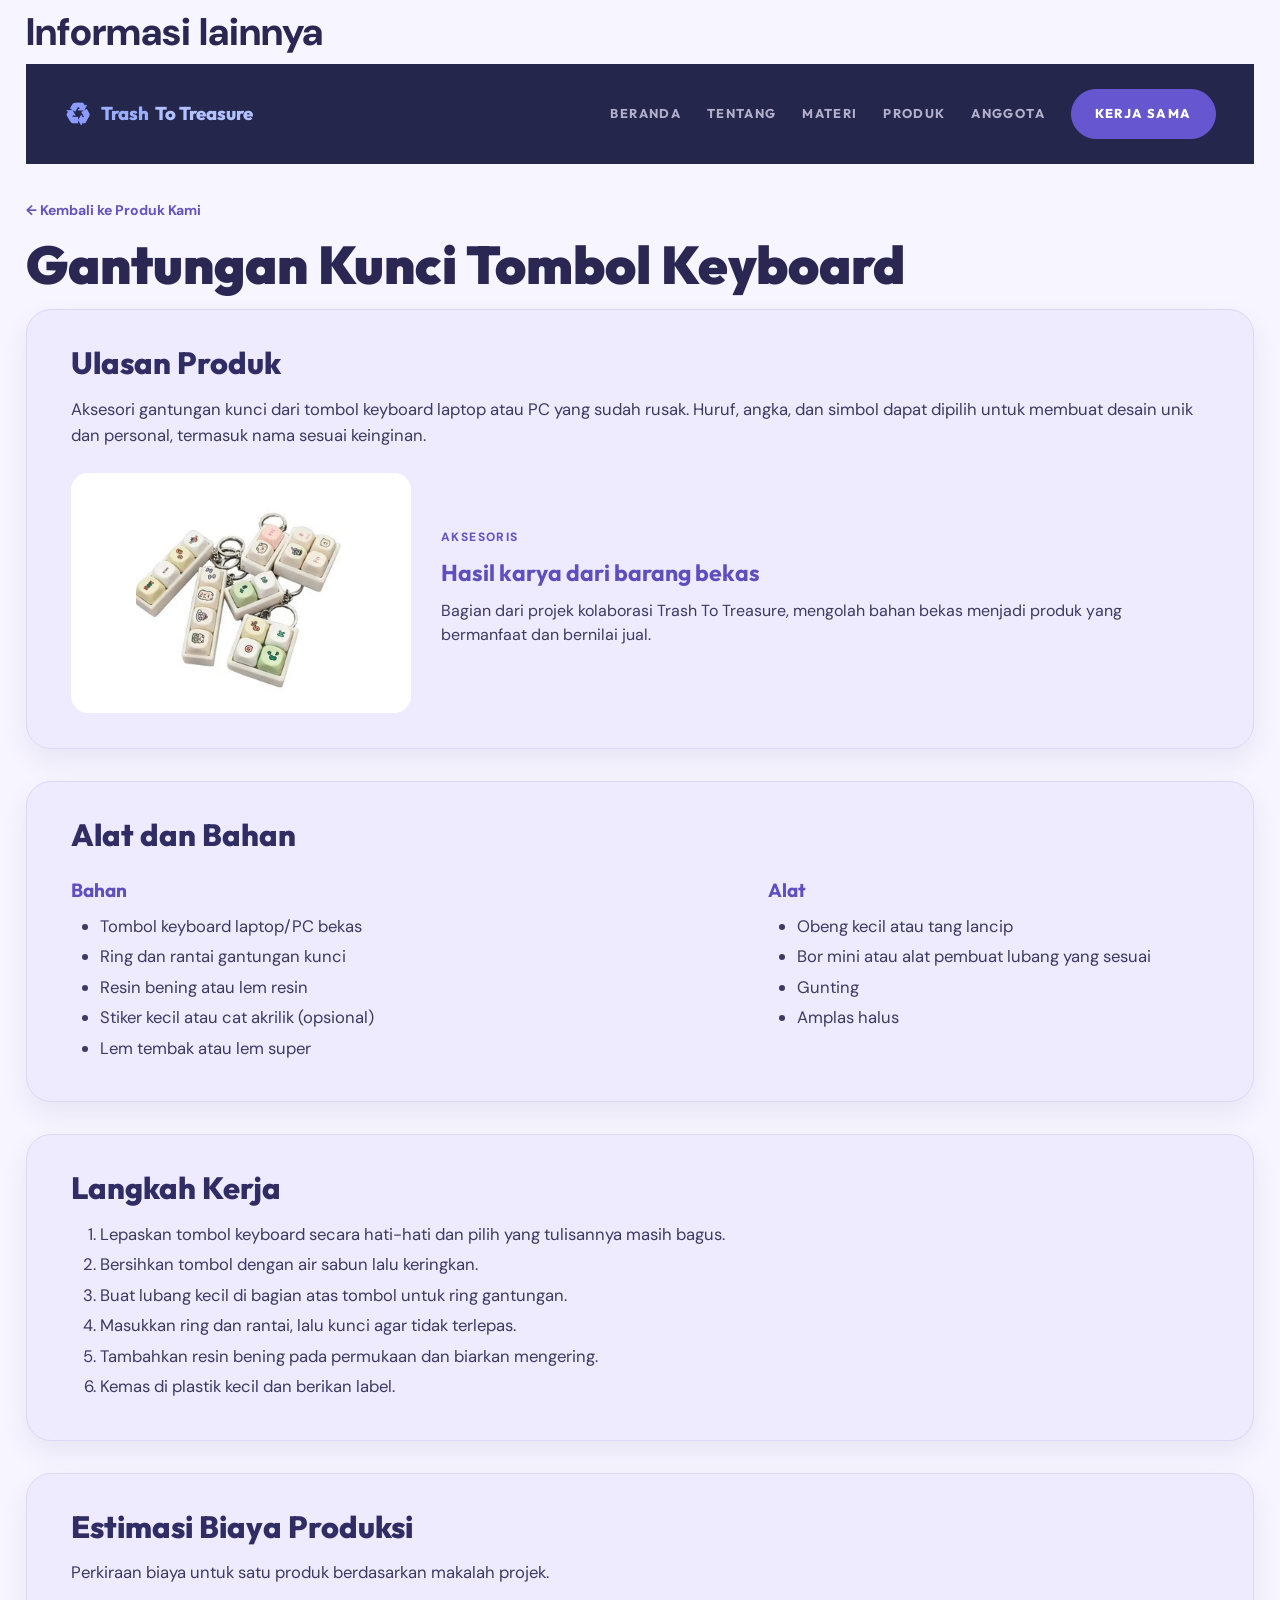
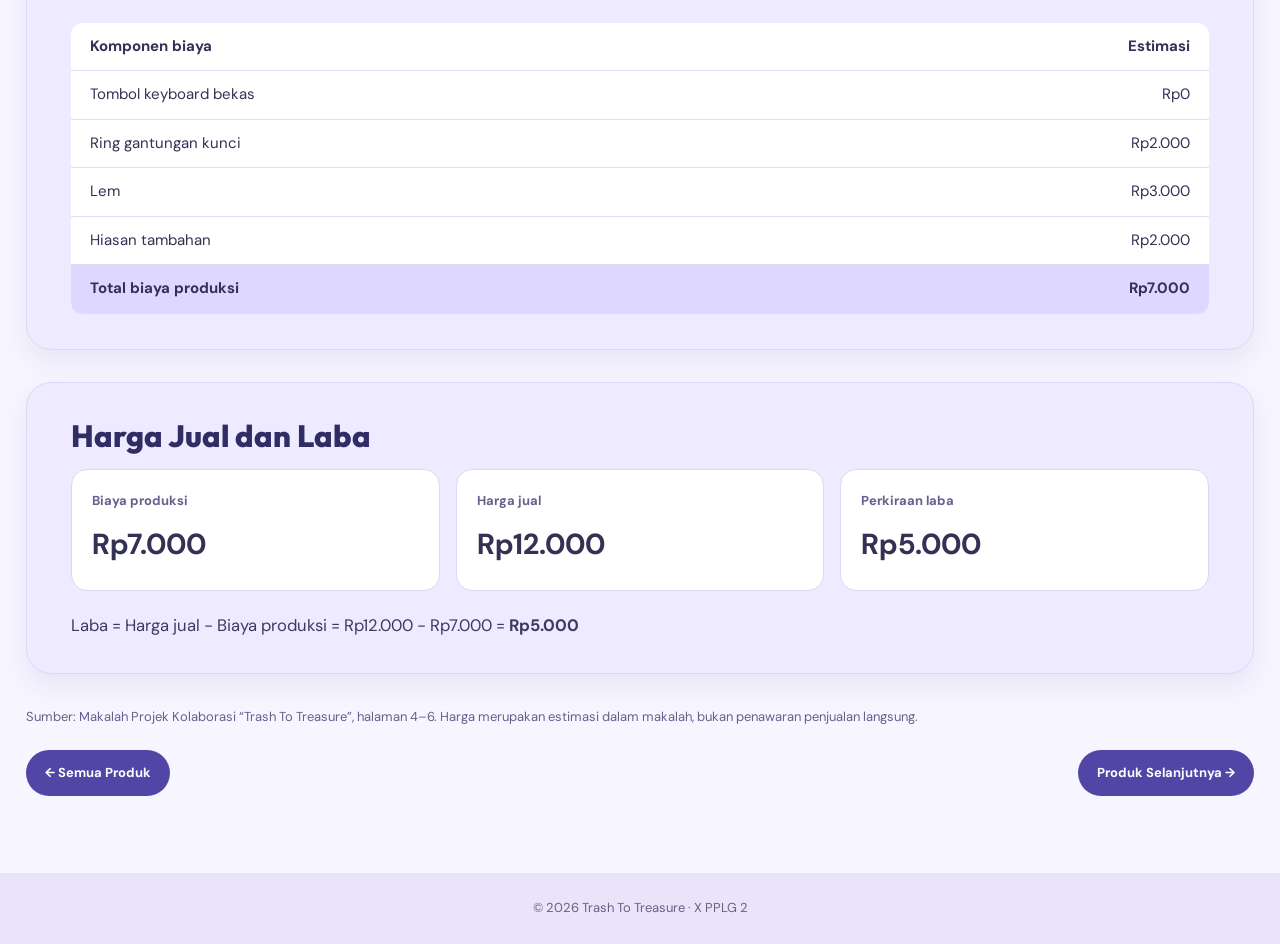
<file: produk-ganci-keyboard.html>
<!DOCTYPE html>

<html lang="id"><head><meta charset="utf-8"/><meta content="width=device-width, initial-scale=1" name="viewport"/><meta content="#25264c" name="theme-color"/><title>Gantungan Kunci Tombol Keyboard | Trash To Treasure</title><link href="https://fonts.googleapis.com" rel="preconnect"/><link crossorigin="" href="https://fonts.gstatic.com" rel="preconnect"/><link href="https://fonts.googleapis.com/css2?family=DM+Sans:wght@400;500;600;700;800&amp;family=Outfit:wght@400;500;600;700;800;900&amp;display=swap" rel="stylesheet"/><link href="style.css" rel="stylesheet"/></head>
<body class="detail-body"><main class="detail-wrapper"><div class="other-heading">Informasi lainnya</div><nav aria-label="Navigasi situs" class="detail-navbar"><a class="detail-brand" href="index.html#beranda" aria-label="Trash To Treasure - Beranda"><span class="brand-recycle">♻</span> Trash <em>To Treasure</em></a><div class="detail-nav-links"><a href="index.html#beranda">Beranda</a><a href="index.html#tentang">Tentang</a><a href="index.html#materi">Materi</a><a href="index.html#produk">Produk</a><a href="index.html#anggota">Anggota</a><a class="nav-contact" href="index.html#kontak">Kerja Sama</a></div></nav><a class="detail-back" href="index.html#produk">← Kembali ke Produk Kami</a><h1 class="detail-title">Gantungan Kunci Tombol Keyboard</h1>
<section class="detail-panel"><h2>Ulasan Produk</h2><p>Aksesori gantungan kunci dari tombol keyboard laptop atau PC yang sudah rusak. Huruf, angka, dan simbol dapat dipilih untuk membuat desain unik dan personal, termasuk nama sesuai keinginan.</p><div class="detail-showcase"><img alt="Gantungan Kunci Tombol Keyboard" src="gantungan-keyboard.jpg"/><div><span class="detail-category">AKSESORIS</span><h3>Hasil karya dari barang bekas</h3><p>Bagian dari projek kolaborasi Trash To Treasure, mengolah bahan bekas menjadi produk yang bermanfaat dan bernilai jual.</p></div></div></section>
<section class="detail-panel"><h2>Alat dan Bahan</h2><div class="detail-two-col"><div><h3>Bahan</h3><ul><li>Tombol keyboard laptop/PC bekas</li><li>Ring dan rantai gantungan kunci</li><li>Resin bening atau lem resin</li><li>Stiker kecil atau cat akrilik (opsional)</li><li>Lem tembak atau lem super</li></ul></div><div><h3>Alat</h3><ul><li>Obeng kecil atau tang lancip</li><li>Bor mini atau alat pembuat lubang yang sesuai</li><li>Gunting</li><li>Amplas halus</li></ul></div></div></section>
<section class="detail-panel"><h2>Langkah Kerja</h2><ol><li>Lepaskan tombol keyboard secara hati-hati dan pilih yang tulisannya masih bagus.</li><li>Bersihkan tombol dengan air sabun lalu keringkan.</li><li>Buat lubang kecil di bagian atas tombol untuk ring gantungan.</li><li>Masukkan ring dan rantai, lalu kunci agar tidak terlepas.</li><li>Tambahkan resin bening pada permukaan dan biarkan mengering.</li><li>Kemas di plastik kecil dan berikan label.</li></ol></section>
<section class="detail-panel"><h2>Estimasi Biaya Produksi</h2><p>Perkiraan biaya untuk satu produk berdasarkan makalah projek.</p><div class="detail-cost-table-wrap"><table class="detail-cost-table"><thead><tr><th>Komponen biaya</th><th>Estimasi</th></tr></thead><tbody><tr><td>Tombol keyboard bekas</td><td>Rp0</td></tr><tr><td>Ring gantungan kunci</td><td>Rp2.000</td></tr><tr><td>Lem</td><td>Rp3.000</td></tr><tr><td>Hiasan tambahan</td><td>Rp2.000</td></tr><tr class="total"><th>Total biaya produksi</th><th>Rp7.000</th></tr></tbody></table></div></section>
<section class="detail-panel"><h2>Harga Jual dan Laba</h2><div class="detail-totals"><div><span>Biaya produksi</span><strong>Rp7.000</strong></div><div><span>Harga jual</span><strong>Rp12.000</strong></div><div><span>Perkiraan laba</span><strong>Rp5.000</strong></div></div><p class="detail-formula">Laba = Harga jual − Biaya produksi = Rp12.000 − Rp7.000 = <strong>Rp5.000</strong></p></section>
<p class="detail-reference">Sumber: Makalah Projek Kolaborasi “Trash To Treasure”, halaman 4–6. Harga merupakan estimasi dalam makalah, bukan penawaran penjualan langsung.</p><nav class="detail-bottom-nav"><a href="index.html#produk">← Semua Produk</a><a href="produk-hiasan-motherboard.html">Produk Selanjutnya →</a></nav></main><footer class="detail-footer">© 2026 Trash To Treasure · X PPLG 2</footer></body></html>
</file>
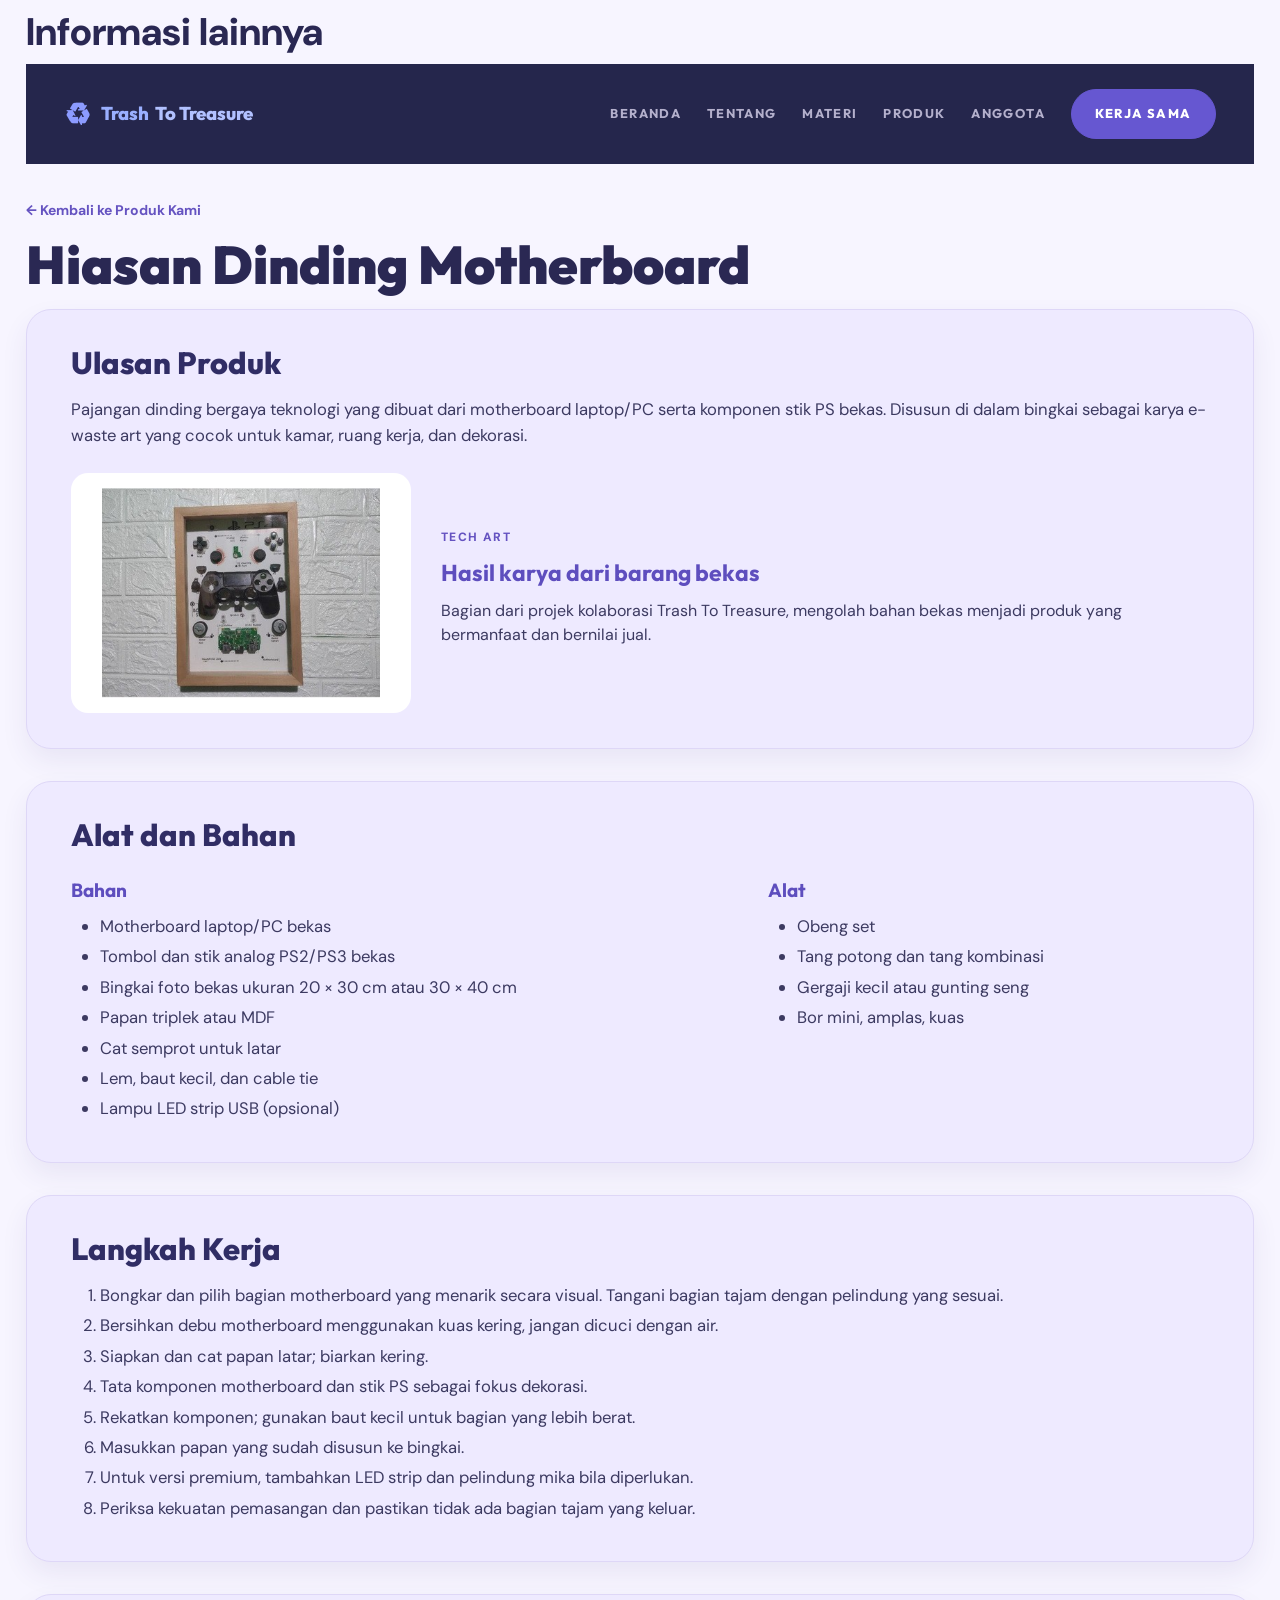
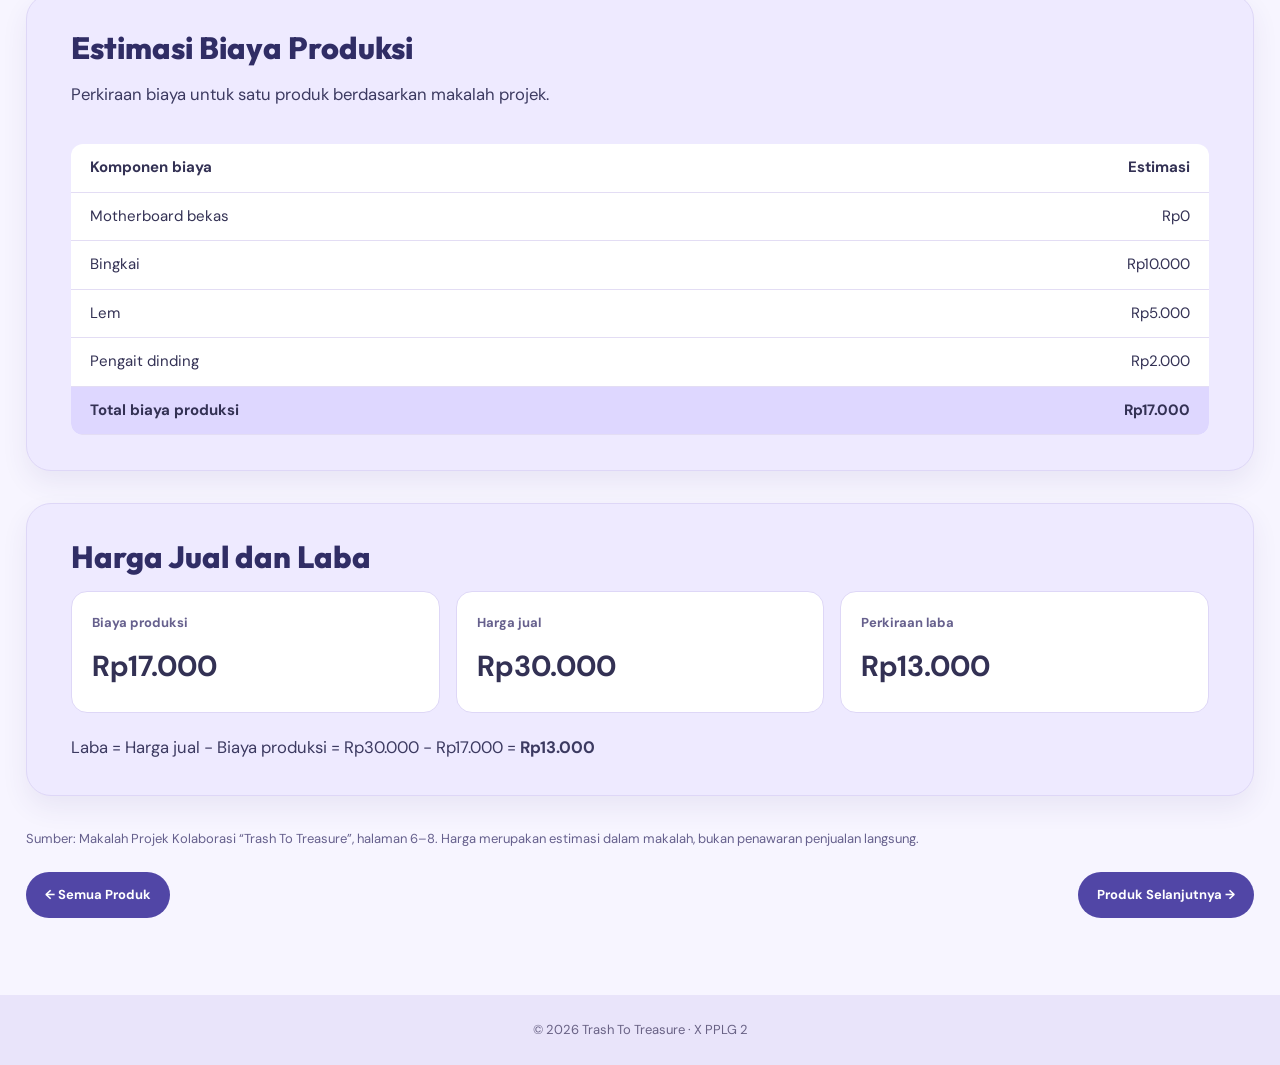
<file: produk-hiasan-motherboard.html>
<!DOCTYPE html>

<html lang="id"><head><meta charset="utf-8"/><meta content="width=device-width, initial-scale=1" name="viewport"/><meta content="#25264c" name="theme-color"/><title>Hiasan Dinding Motherboard | Trash To Treasure</title><link href="https://fonts.googleapis.com" rel="preconnect"/><link crossorigin="" href="https://fonts.gstatic.com" rel="preconnect"/><link href="https://fonts.googleapis.com/css2?family=DM+Sans:wght@400;500;600;700;800&amp;family=Outfit:wght@400;500;600;700;800;900&amp;display=swap" rel="stylesheet"/><link href="style.css" rel="stylesheet"/></head>
<body class="detail-body"><main class="detail-wrapper"><div class="other-heading">Informasi lainnya</div><nav aria-label="Navigasi situs" class="detail-navbar"><a class="detail-brand" href="index.html#beranda" aria-label="Trash To Treasure - Beranda"><span class="brand-recycle">♻</span> Trash <em>To Treasure</em></a><div class="detail-nav-links"><a href="index.html#beranda">Beranda</a><a href="index.html#tentang">Tentang</a><a href="index.html#materi">Materi</a><a href="index.html#produk">Produk</a><a href="index.html#anggota">Anggota</a><a class="nav-contact" href="index.html#kontak">Kerja Sama</a></div></nav><a class="detail-back" href="index.html#produk">← Kembali ke Produk Kami</a><h1 class="detail-title">Hiasan Dinding Motherboard</h1>
<section class="detail-panel"><h2>Ulasan Produk</h2><p>Pajangan dinding bergaya teknologi yang dibuat dari motherboard laptop/PC serta komponen stik PS bekas. Disusun di dalam bingkai sebagai karya e-waste art yang cocok untuk kamar, ruang kerja, dan dekorasi.</p><div class="detail-showcase"><img alt="Hiasan Dinding Motherboard" src="hiasan-motherboard.jpg"/><div><span class="detail-category">TECH ART</span><h3>Hasil karya dari barang bekas</h3><p>Bagian dari projek kolaborasi Trash To Treasure, mengolah bahan bekas menjadi produk yang bermanfaat dan bernilai jual.</p></div></div></section>
<section class="detail-panel"><h2>Alat dan Bahan</h2><div class="detail-two-col"><div><h3>Bahan</h3><ul><li>Motherboard laptop/PC bekas</li><li>Tombol dan stik analog PS2/PS3 bekas</li><li>Bingkai foto bekas ukuran 20 × 30 cm atau 30 × 40 cm</li><li>Papan triplek atau MDF</li><li>Cat semprot untuk latar</li><li>Lem, baut kecil, dan cable tie</li><li>Lampu LED strip USB (opsional)</li></ul></div><div><h3>Alat</h3><ul><li>Obeng set</li><li>Tang potong dan tang kombinasi</li><li>Gergaji kecil atau gunting seng</li><li>Bor mini, amplas, kuas</li></ul></div></div></section>
<section class="detail-panel"><h2>Langkah Kerja</h2><ol><li>Bongkar dan pilih bagian motherboard yang menarik secara visual. Tangani bagian tajam dengan pelindung yang sesuai.</li><li>Bersihkan debu motherboard menggunakan kuas kering, jangan dicuci dengan air.</li><li>Siapkan dan cat papan latar; biarkan kering.</li><li>Tata komponen motherboard dan stik PS sebagai fokus dekorasi.</li><li>Rekatkan komponen; gunakan baut kecil untuk bagian yang lebih berat.</li><li>Masukkan papan yang sudah disusun ke bingkai.</li><li>Untuk versi premium, tambahkan LED strip dan pelindung mika bila diperlukan.</li><li>Periksa kekuatan pemasangan dan pastikan tidak ada bagian tajam yang keluar.</li></ol></section>
<section class="detail-panel"><h2>Estimasi Biaya Produksi</h2><p>Perkiraan biaya untuk satu produk berdasarkan makalah projek.</p><div class="detail-cost-table-wrap"><table class="detail-cost-table"><thead><tr><th>Komponen biaya</th><th>Estimasi</th></tr></thead><tbody><tr><td>Motherboard bekas</td><td>Rp0</td></tr><tr><td>Bingkai</td><td>Rp10.000</td></tr><tr><td>Lem</td><td>Rp5.000</td></tr><tr><td>Pengait dinding</td><td>Rp2.000</td></tr><tr class="total"><th>Total biaya produksi</th><th>Rp17.000</th></tr></tbody></table></div></section>
<section class="detail-panel"><h2>Harga Jual dan Laba</h2><div class="detail-totals"><div><span>Biaya produksi</span><strong>Rp17.000</strong></div><div><span>Harga jual</span><strong>Rp30.000</strong></div><div><span>Perkiraan laba</span><strong>Rp13.000</strong></div></div><p class="detail-formula">Laba = Harga jual − Biaya produksi = Rp30.000 − Rp17.000 = <strong>Rp13.000</strong></p></section>
<p class="detail-reference">Sumber: Makalah Projek Kolaborasi “Trash To Treasure”, halaman 6–8. Harga merupakan estimasi dalam makalah, bukan penawaran penjualan langsung.</p><nav class="detail-bottom-nav"><a href="index.html#produk">← Semua Produk</a><a href="produk-tempat-pensil.html">Produk Selanjutnya →</a></nav></main><footer class="detail-footer">© 2026 Trash To Treasure · X PPLG 2</footer></body></html>
</file>
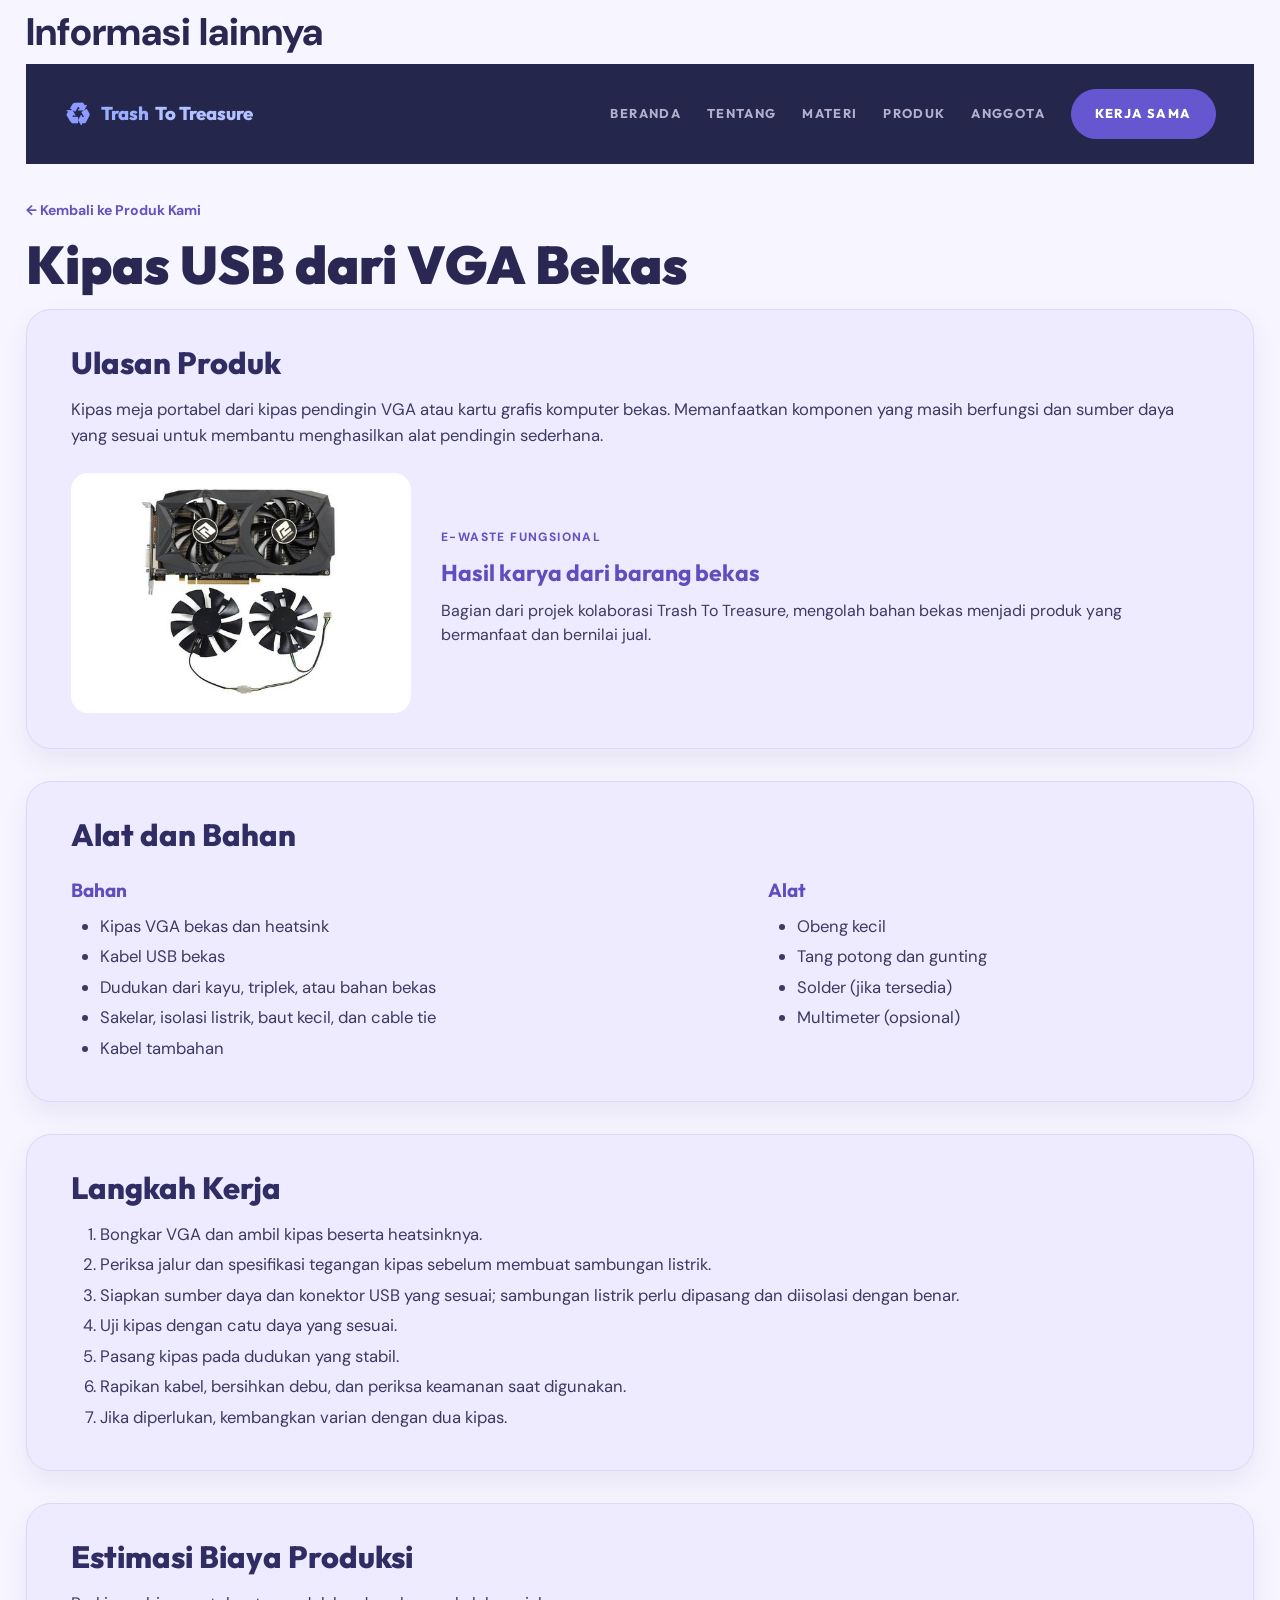
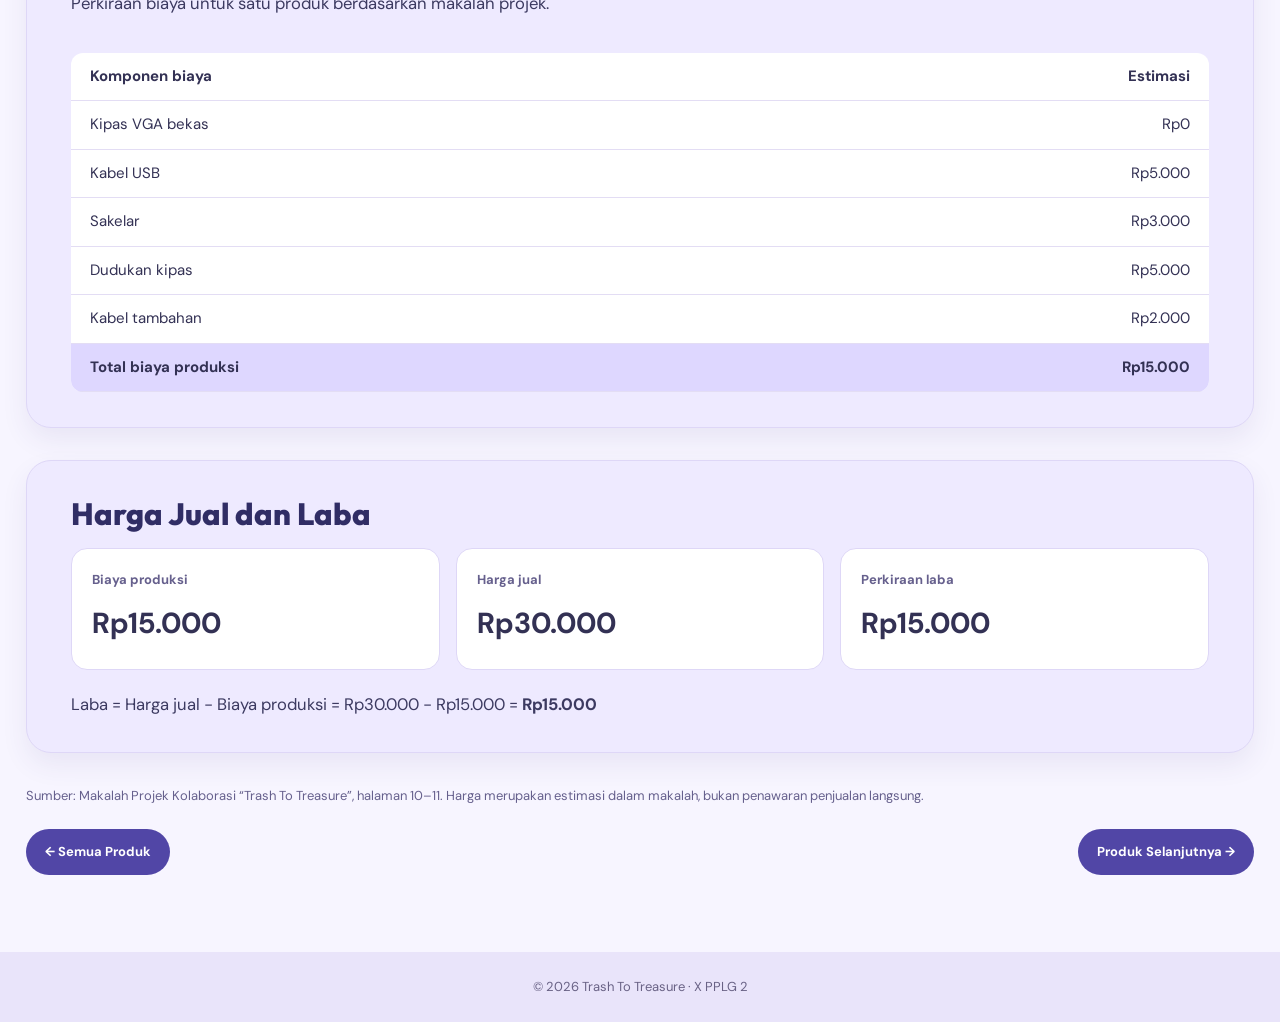
<file: produk-kipas-vga.html>
<!DOCTYPE html>

<html lang="id"><head><meta charset="utf-8"/><meta content="width=device-width, initial-scale=1" name="viewport"/><meta content="#25264c" name="theme-color"/><title>Kipas USB dari VGA Bekas | Trash To Treasure</title><link href="https://fonts.googleapis.com" rel="preconnect"/><link crossorigin="" href="https://fonts.gstatic.com" rel="preconnect"/><link href="https://fonts.googleapis.com/css2?family=DM+Sans:wght@400;500;600;700;800&amp;family=Outfit:wght@400;500;600;700;800;900&amp;display=swap" rel="stylesheet"/><link href="style.css" rel="stylesheet"/></head>
<body class="detail-body"><main class="detail-wrapper"><div class="other-heading">Informasi lainnya</div><nav aria-label="Navigasi situs" class="detail-navbar"><a class="detail-brand" href="index.html#beranda" aria-label="Trash To Treasure - Beranda"><span class="brand-recycle">♻</span> Trash <em>To Treasure</em></a><div class="detail-nav-links"><a href="index.html#beranda">Beranda</a><a href="index.html#tentang">Tentang</a><a href="index.html#materi">Materi</a><a href="index.html#produk">Produk</a><a href="index.html#anggota">Anggota</a><a class="nav-contact" href="index.html#kontak">Kerja Sama</a></div></nav><a class="detail-back" href="index.html#produk">← Kembali ke Produk Kami</a><h1 class="detail-title">Kipas USB dari VGA Bekas</h1>
<section class="detail-panel"><h2>Ulasan Produk</h2><p>Kipas meja portabel dari kipas pendingin VGA atau kartu grafis komputer bekas. Memanfaatkan komponen yang masih berfungsi dan sumber daya yang sesuai untuk membantu menghasilkan alat pendingin sederhana.</p><div class="detail-showcase"><img alt="Kipas USB dari VGA Bekas" src="kipas-vga.jpg"/><div><span class="detail-category">E-WASTE FUNGSIONAL</span><h3>Hasil karya dari barang bekas</h3><p>Bagian dari projek kolaborasi Trash To Treasure, mengolah bahan bekas menjadi produk yang bermanfaat dan bernilai jual.</p></div></div></section>
<section class="detail-panel"><h2>Alat dan Bahan</h2><div class="detail-two-col"><div><h3>Bahan</h3><ul><li>Kipas VGA bekas dan heatsink</li><li>Kabel USB bekas</li><li>Dudukan dari kayu, triplek, atau bahan bekas</li><li>Sakelar, isolasi listrik, baut kecil, dan cable tie</li><li>Kabel tambahan</li></ul></div><div><h3>Alat</h3><ul><li>Obeng kecil</li><li>Tang potong dan gunting</li><li>Solder (jika tersedia)</li><li>Multimeter (opsional)</li></ul></div></div></section>
<section class="detail-panel"><h2>Langkah Kerja</h2><ol><li>Bongkar VGA dan ambil kipas beserta heatsinknya.</li><li>Periksa jalur dan spesifikasi tegangan kipas sebelum membuat sambungan listrik.</li><li>Siapkan sumber daya dan konektor USB yang sesuai; sambungan listrik perlu dipasang dan diisolasi dengan benar.</li><li>Uji kipas dengan catu daya yang sesuai.</li><li>Pasang kipas pada dudukan yang stabil.</li><li>Rapikan kabel, bersihkan debu, dan periksa keamanan saat digunakan.</li><li>Jika diperlukan, kembangkan varian dengan dua kipas.</li></ol></section>
<section class="detail-panel"><h2>Estimasi Biaya Produksi</h2><p>Perkiraan biaya untuk satu produk berdasarkan makalah projek.</p><div class="detail-cost-table-wrap"><table class="detail-cost-table"><thead><tr><th>Komponen biaya</th><th>Estimasi</th></tr></thead><tbody><tr><td>Kipas VGA bekas</td><td>Rp0</td></tr><tr><td>Kabel USB</td><td>Rp5.000</td></tr><tr><td>Sakelar</td><td>Rp3.000</td></tr><tr><td>Dudukan kipas</td><td>Rp5.000</td></tr><tr><td>Kabel tambahan</td><td>Rp2.000</td></tr><tr class="total"><th>Total biaya produksi</th><th>Rp15.000</th></tr></tbody></table></div></section>
<section class="detail-panel"><h2>Harga Jual dan Laba</h2><div class="detail-totals"><div><span>Biaya produksi</span><strong>Rp15.000</strong></div><div><span>Harga jual</span><strong>Rp30.000</strong></div><div><span>Perkiraan laba</span><strong>Rp15.000</strong></div></div><p class="detail-formula">Laba = Harga jual − Biaya produksi = Rp30.000 − Rp15.000 = <strong>Rp15.000</strong></p></section>
<p class="detail-reference">Sumber: Makalah Projek Kolaborasi “Trash To Treasure”, halaman 10–11. Harga merupakan estimasi dalam makalah, bukan penawaran penjualan langsung.</p><nav class="detail-bottom-nav"><a href="index.html#produk">← Semua Produk</a><a href="produk-lampu-cd.html">Produk Selanjutnya →</a></nav></main><footer class="detail-footer">© 2026 Trash To Treasure · X PPLG 2</footer></body></html>
</file>
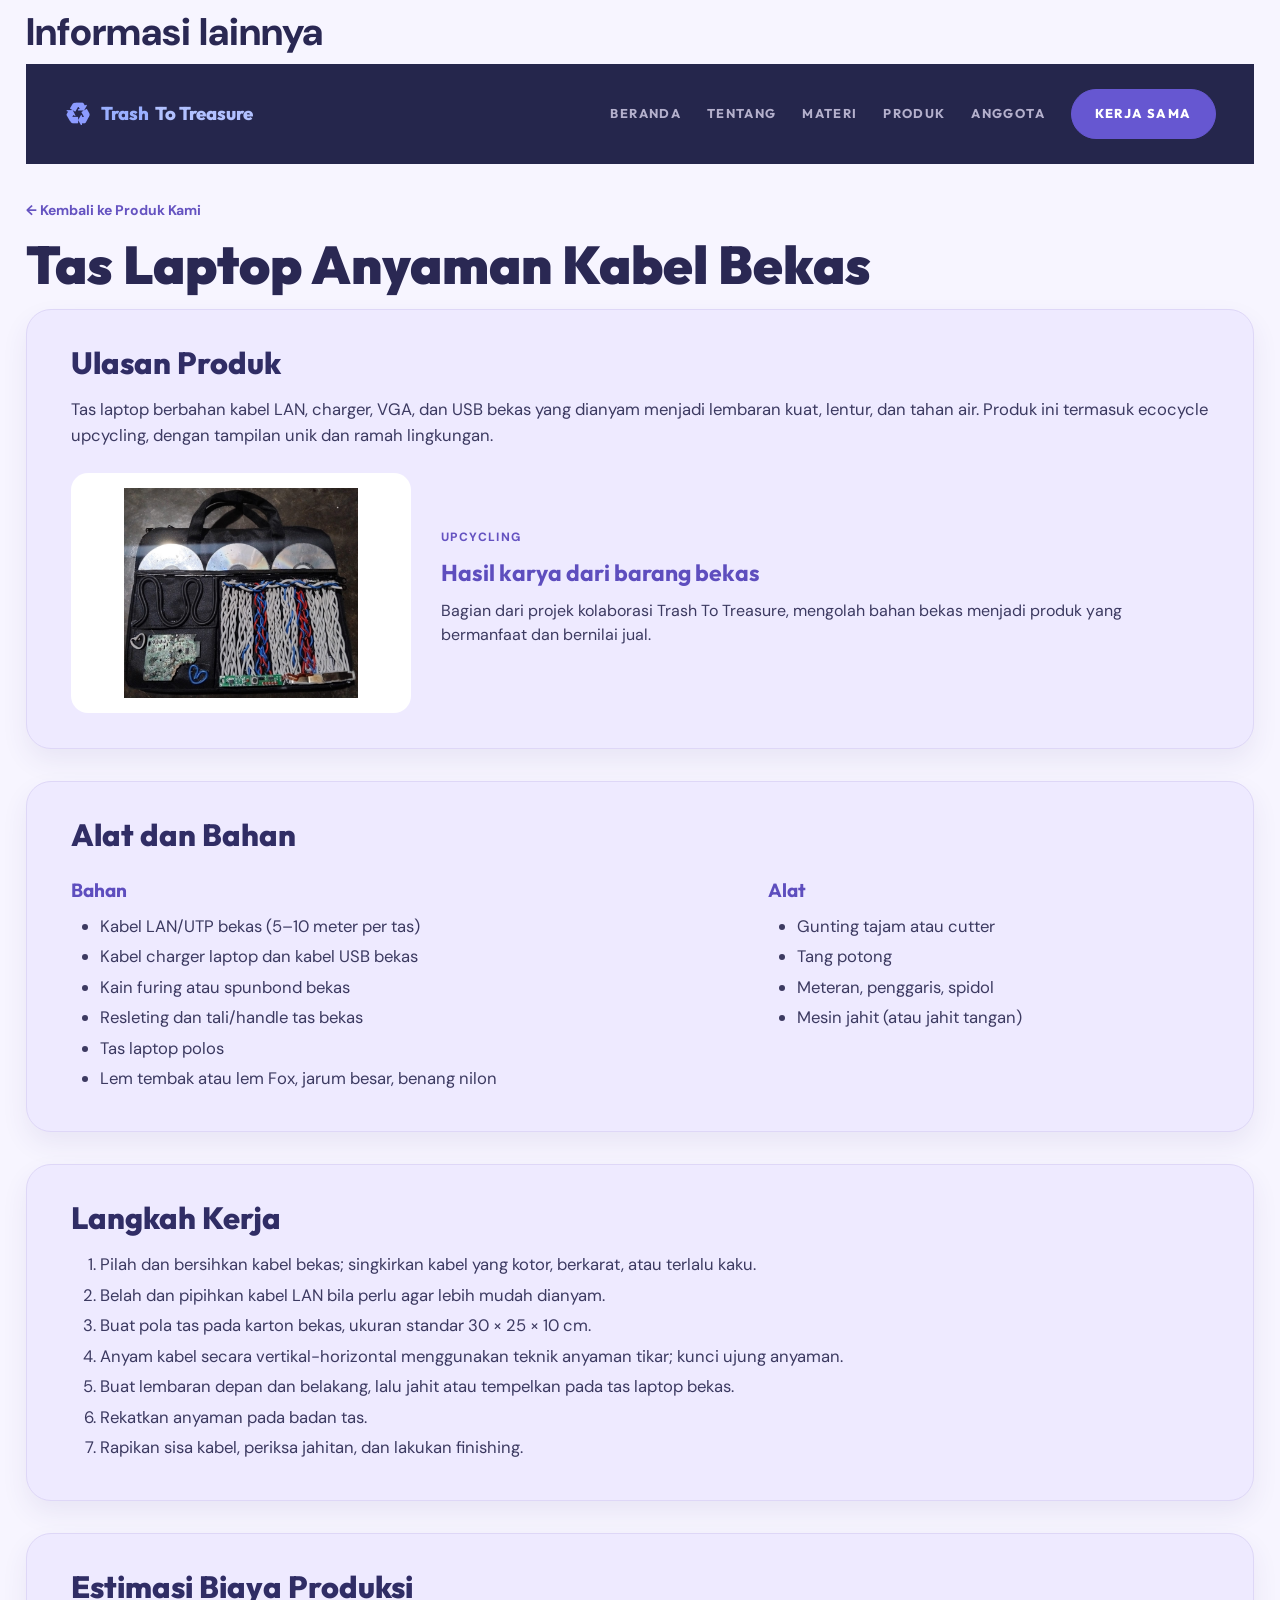
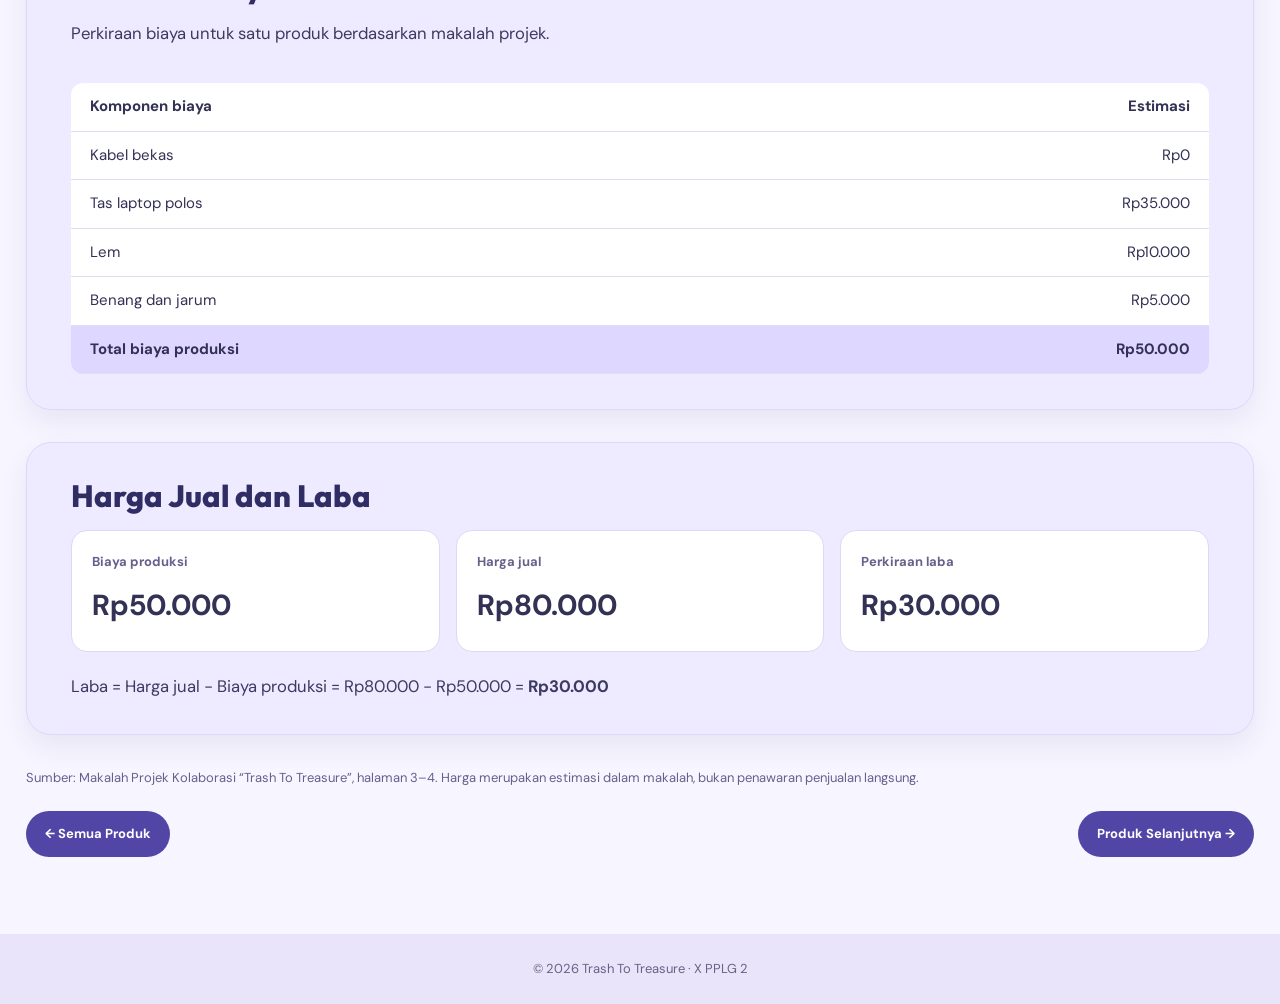
<file: produk-tas-laptop.html>
<!DOCTYPE html>

<html lang="id"><head><meta charset="utf-8"/><meta content="width=device-width, initial-scale=1" name="viewport"/><meta content="#25264c" name="theme-color"/><title>Tas Laptop Anyaman Kabel Bekas | Trash To Treasure</title><link href="https://fonts.googleapis.com" rel="preconnect"/><link crossorigin="" href="https://fonts.gstatic.com" rel="preconnect"/><link href="https://fonts.googleapis.com/css2?family=DM+Sans:wght@400;500;600;700;800&amp;family=Outfit:wght@400;500;600;700;800;900&amp;display=swap" rel="stylesheet"/><link href="style.css" rel="stylesheet"/></head>
<body class="detail-body"><main class="detail-wrapper"><div class="other-heading">Informasi lainnya</div><nav aria-label="Navigasi situs" class="detail-navbar"><a class="detail-brand" href="index.html#beranda" aria-label="Trash To Treasure - Beranda"><span class="brand-recycle">♻</span> Trash <em>To Treasure</em></a><div class="detail-nav-links"><a href="index.html#beranda">Beranda</a><a href="index.html#tentang">Tentang</a><a href="index.html#materi">Materi</a><a href="index.html#produk">Produk</a><a href="index.html#anggota">Anggota</a><a class="nav-contact" href="index.html#kontak">Kerja Sama</a></div></nav><a class="detail-back" href="index.html#produk">← Kembali ke Produk Kami</a><h1 class="detail-title">Tas Laptop Anyaman Kabel Bekas</h1>
<section class="detail-panel"><h2>Ulasan Produk</h2><p>Tas laptop berbahan kabel LAN, charger, VGA, dan USB bekas yang dianyam menjadi lembaran kuat, lentur, dan tahan air. Produk ini termasuk ecocycle upcycling, dengan tampilan unik dan ramah lingkungan.</p><div class="detail-showcase"><img alt="Tas Laptop Anyaman Kabel Bekas" src="tas laptop.jpeg"/><div><span class="detail-category">UPCYCLING</span><h3>Hasil karya dari barang bekas</h3><p>Bagian dari projek kolaborasi Trash To Treasure, mengolah bahan bekas menjadi produk yang bermanfaat dan bernilai jual.</p></div></div></section>
<section class="detail-panel"><h2>Alat dan Bahan</h2><div class="detail-two-col"><div><h3>Bahan</h3><ul><li>Kabel LAN/UTP bekas (5–10 meter per tas)</li><li>Kabel charger laptop dan kabel USB bekas</li><li>Kain furing atau spunbond bekas</li><li>Resleting dan tali/handle tas bekas</li><li>Tas laptop polos</li><li>Lem tembak atau lem Fox, jarum besar, benang nilon</li></ul></div><div><h3>Alat</h3><ul><li>Gunting tajam atau cutter</li><li>Tang potong</li><li>Meteran, penggaris, spidol</li><li>Mesin jahit (atau jahit tangan)</li></ul></div></div></section>
<section class="detail-panel"><h2>Langkah Kerja</h2><ol><li>Pilah dan bersihkan kabel bekas; singkirkan kabel yang kotor, berkarat, atau terlalu kaku.</li><li>Belah dan pipihkan kabel LAN bila perlu agar lebih mudah dianyam.</li><li>Buat pola tas pada karton bekas, ukuran standar 30 × 25 × 10 cm.</li><li>Anyam kabel secara vertikal-horizontal menggunakan teknik anyaman tikar; kunci ujung anyaman.</li><li>Buat lembaran depan dan belakang, lalu jahit atau tempelkan pada tas laptop bekas.</li><li>Rekatkan anyaman pada badan tas.</li><li>Rapikan sisa kabel, periksa jahitan, dan lakukan finishing.</li></ol></section>
<section class="detail-panel"><h2>Estimasi Biaya Produksi</h2><p>Perkiraan biaya untuk satu produk berdasarkan makalah projek.</p><div class="detail-cost-table-wrap"><table class="detail-cost-table"><thead><tr><th>Komponen biaya</th><th>Estimasi</th></tr></thead><tbody><tr><td>Kabel bekas</td><td>Rp0</td></tr><tr><td>Tas laptop polos</td><td>Rp35.000</td></tr><tr><td>Lem</td><td>Rp10.000</td></tr><tr><td>Benang dan jarum</td><td>Rp5.000</td></tr><tr class="total"><th>Total biaya produksi</th><th>Rp50.000</th></tr></tbody></table></div></section>
<section class="detail-panel"><h2>Harga Jual dan Laba</h2><div class="detail-totals"><div><span>Biaya produksi</span><strong>Rp50.000</strong></div><div><span>Harga jual</span><strong>Rp80.000</strong></div><div><span>Perkiraan laba</span><strong>Rp30.000</strong></div></div><p class="detail-formula">Laba = Harga jual − Biaya produksi = Rp80.000 − Rp50.000 = <strong>Rp30.000</strong></p></section>
<p class="detail-reference">Sumber: Makalah Projek Kolaborasi “Trash To Treasure”, halaman 3–4. Harga merupakan estimasi dalam makalah, bukan penawaran penjualan langsung.</p><nav class="detail-bottom-nav"><a href="index.html#produk">← Semua Produk</a><a href="produk-ganci-keyboard.html">Produk Selanjutnya →</a></nav></main><footer class="detail-footer">© 2026 Trash To Treasure · X PPLG 2</footer></body></html>
</file>
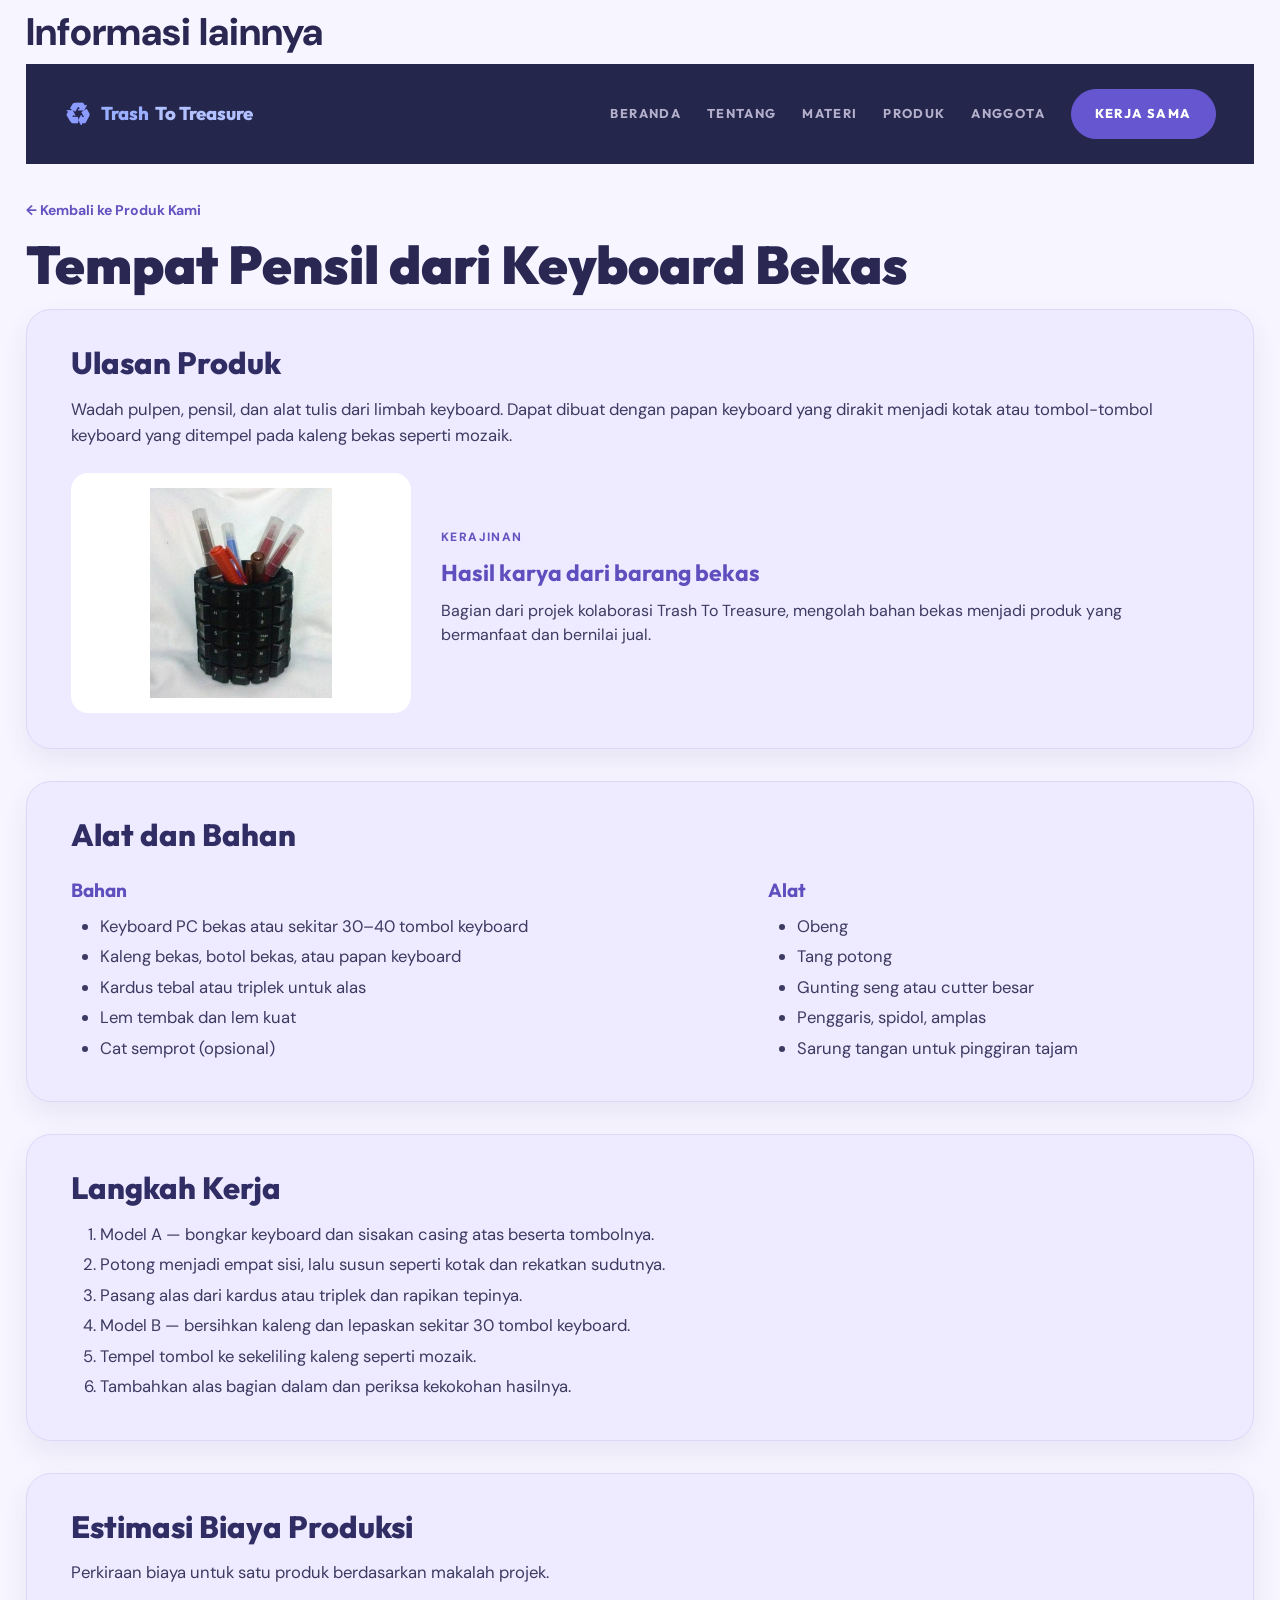
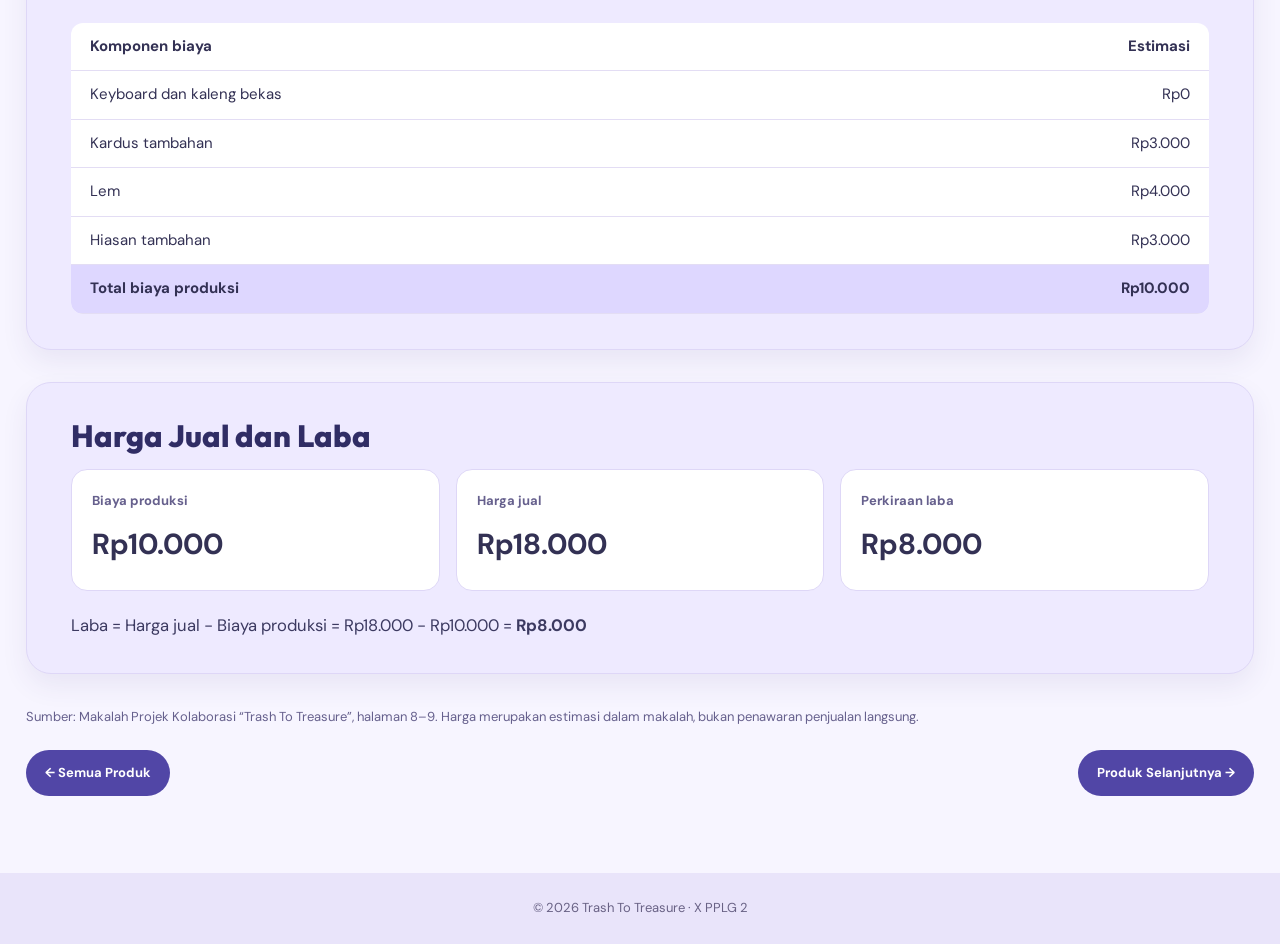
<file: produk-tempat-pensil.html>
<!DOCTYPE html>

<html lang="id"><head><meta charset="utf-8"/><meta content="width=device-width, initial-scale=1" name="viewport"/><meta content="#25264c" name="theme-color"/><title>Tempat Pensil dari Keyboard Bekas | Trash To Treasure</title><link href="https://fonts.googleapis.com" rel="preconnect"/><link crossorigin="" href="https://fonts.gstatic.com" rel="preconnect"/><link href="https://fonts.googleapis.com/css2?family=DM+Sans:wght@400;500;600;700;800&amp;family=Outfit:wght@400;500;600;700;800;900&amp;display=swap" rel="stylesheet"/><link href="style.css" rel="stylesheet"/></head>
<body class="detail-body"><main class="detail-wrapper"><div class="other-heading">Informasi lainnya</div><nav aria-label="Navigasi situs" class="detail-navbar"><a class="detail-brand" href="index.html#beranda" aria-label="Trash To Treasure - Beranda"><span class="brand-recycle">♻</span> Trash <em>To Treasure</em></a><div class="detail-nav-links"><a href="index.html#beranda">Beranda</a><a href="index.html#tentang">Tentang</a><a href="index.html#materi">Materi</a><a href="index.html#produk">Produk</a><a href="index.html#anggota">Anggota</a><a class="nav-contact" href="index.html#kontak">Kerja Sama</a></div></nav><a class="detail-back" href="index.html#produk">← Kembali ke Produk Kami</a><h1 class="detail-title">Tempat Pensil dari Keyboard Bekas</h1>
<section class="detail-panel"><h2>Ulasan Produk</h2><p>Wadah pulpen, pensil, dan alat tulis dari limbah keyboard. Dapat dibuat dengan papan keyboard yang dirakit menjadi kotak atau tombol-tombol keyboard yang ditempel pada kaleng bekas seperti mozaik.</p><div class="detail-showcase"><img alt="Tempat Pensil dari Keyboard Bekas" src="tempat-pensil-keyboard.jpg"/><div><span class="detail-category">KERAJINAN</span><h3>Hasil karya dari barang bekas</h3><p>Bagian dari projek kolaborasi Trash To Treasure, mengolah bahan bekas menjadi produk yang bermanfaat dan bernilai jual.</p></div></div></section>
<section class="detail-panel"><h2>Alat dan Bahan</h2><div class="detail-two-col"><div><h3>Bahan</h3><ul><li>Keyboard PC bekas atau sekitar 30–40 tombol keyboard</li><li>Kaleng bekas, botol bekas, atau papan keyboard</li><li>Kardus tebal atau triplek untuk alas</li><li>Lem tembak dan lem kuat</li><li>Cat semprot (opsional)</li></ul></div><div><h3>Alat</h3><ul><li>Obeng</li><li>Tang potong</li><li>Gunting seng atau cutter besar</li><li>Penggaris, spidol, amplas</li><li>Sarung tangan untuk pinggiran tajam</li></ul></div></div></section>
<section class="detail-panel"><h2>Langkah Kerja</h2><ol><li>Model A — bongkar keyboard dan sisakan casing atas beserta tombolnya.</li><li>Potong menjadi empat sisi, lalu susun seperti kotak dan rekatkan sudutnya.</li><li>Pasang alas dari kardus atau triplek dan rapikan tepinya.</li><li>Model B — bersihkan kaleng dan lepaskan sekitar 30 tombol keyboard.</li><li>Tempel tombol ke sekeliling kaleng seperti mozaik.</li><li>Tambahkan alas bagian dalam dan periksa kekokohan hasilnya.</li></ol></section>
<section class="detail-panel"><h2>Estimasi Biaya Produksi</h2><p>Perkiraan biaya untuk satu produk berdasarkan makalah projek.</p><div class="detail-cost-table-wrap"><table class="detail-cost-table"><thead><tr><th>Komponen biaya</th><th>Estimasi</th></tr></thead><tbody><tr><td>Keyboard dan kaleng bekas</td><td>Rp0</td></tr><tr><td>Kardus tambahan</td><td>Rp3.000</td></tr><tr><td>Lem</td><td>Rp4.000</td></tr><tr><td>Hiasan tambahan</td><td>Rp3.000</td></tr><tr class="total"><th>Total biaya produksi</th><th>Rp10.000</th></tr></tbody></table></div></section>
<section class="detail-panel"><h2>Harga Jual dan Laba</h2><div class="detail-totals"><div><span>Biaya produksi</span><strong>Rp10.000</strong></div><div><span>Harga jual</span><strong>Rp18.000</strong></div><div><span>Perkiraan laba</span><strong>Rp8.000</strong></div></div><p class="detail-formula">Laba = Harga jual − Biaya produksi = Rp18.000 − Rp10.000 = <strong>Rp8.000</strong></p></section>
<p class="detail-reference">Sumber: Makalah Projek Kolaborasi “Trash To Treasure”, halaman 8–9. Harga merupakan estimasi dalam makalah, bukan penawaran penjualan langsung.</p><nav class="detail-bottom-nav"><a href="index.html#produk">← Semua Produk</a><a href="produk-kipas-vga.html">Produk Selanjutnya →</a></nav></main><footer class="detail-footer">© 2026 Trash To Treasure · X PPLG 2</footer></body></html>
</file>
<file: style.css>
:root{--forest:#102d24;--forest-2:#173f30;--green:#387959;--lime:#bce28b;--light:#f5f9f3;--pale:#eaf3e9;--paper:#fff;--ink:#172c22;--muted:#64746c;--radius:21px;--shadow:0 20px 50px rgba(17,45,31,.09)}
*,*::before,*::after{box-sizing:border-box}html{scroll-behavior:smooth;scroll-padding-top:90px}body{margin:0;font-family:'DM Sans',sans-serif;background:var(--light);color:var(--ink);line-height:1.7}h1,h2,h3,h4,p{margin-top:0}h1,h2,h3,h4{line-height:1.2}h1,h2,h3,.logo{font-family:'Outfit','DM Sans',sans-serif}a{color:inherit;text-decoration:none}img{max-width:100%}button,input,textarea{font:inherit}button,a,summary{-webkit-tap-highlight-color:transparent}button{cursor:pointer}section{padding:96px max(6%,calc((100% - 1160px)/2));scroll-margin-top:75px}.site-header{position:sticky;z-index:50;top:0;background:rgba(255,255,255,.96);box-shadow:0 2px 18px rgba(15,53,33,.055);backdrop-filter:blur(15px)}.navbar{max-width:1260px;margin:auto;padding:15px 32px;min-height:76px;display:flex;justify-content:space-between;align-items:center;gap:30px}.logo{white-space:nowrap;font-weight:800;font-size:23px;color:var(--forest);letter-spacing:-.7px}.logo em{font-style:normal;color:#378657}.logo-symbol{color:#379452;font-size:28px;vertical-align:-2px}.nav-menu{display:flex;gap:29px;align-items:center;list-style:none;margin:0;padding:0}.nav-menu a{color:#3d5247;font-weight:700;font-size:13px;transition:color .2s}.nav-menu a:hover,.nav-menu a:focus-visible{color:#258d4a}.menu-toggle{display:none;background:none;border:0;width:42px;padding:8px}.menu-toggle span{display:block;height:2px;background:var(--forest);margin:6px 0;border-radius:3px}.hero{min-height:min(790px,calc(100svh - 76px));position:relative;isolation:isolate;display:flex;align-items:center;justify-content:center;text-align:center;background:linear-gradient(120deg,rgba(7,29,22,.88),rgba(21,68,39,.57)),url('Hutan-Musim-5.webp') center/cover,linear-gradient(125deg,#102c20,#426c43 55%,#1d4938);color:#fff;padding-top:100px;padding-bottom:110px}.hero:before{content:'';position:absolute;z-index:-1;inset:0;background:radial-gradient(ellipse at 70% 70%,transparent 15%,rgba(4,24,14,.33) 95%)}.hero-inner{max-width:930px;position:relative}.hero-kicker{display:inline-flex;align-items:center;gap:9px;background:rgba(255,255,255,.12);border:1px solid rgba(255,255,255,.25);border-radius:40px;padding:7px 17px;font-size:11px;font-weight:800;letter-spacing:2px;margin-bottom:27px}.dot{height:8px;width:8px;background:#c5eb7e;border-radius:50%;box-shadow:0 0 15px #9be16d}.hero h1{font-size:clamp(47px,6.9vw,91px);line-height:1.06;letter-spacing:-2.8px;margin:0 0 24px;font-weight:800}.hero h1 span{color:#c4eb96}.hero-tagline{font-family:'Outfit',sans-serif;font-size:clamp(19px,2.7vw,30px);font-weight:600;margin-bottom:15px}.hero-description{font-size:15px;color:#e3ede4;max-width:570px;margin:0 auto 29px}.btn{display:inline-flex;align-items:center;justify-content:center;gap:14px;padding:14px 27px;border:0;border-radius:50px;font-weight:800;font-size:14px;transition:transform .25s,background .25s,box-shadow .25s}.btn:hover{transform:translateY(-3px)}.btn-primary{background:#bce28b;color:#183a25;box-shadow:0 10px 30px rgba(3,19,7,.13)}.btn-primary:hover{background:#d1f1a6}.hero-scroll{position:absolute;bottom:28px;left:50%;transform:translateX(-50%);color:#d3e9d1;font-size:10px;letter-spacing:2px;font-weight:700}.hero-scroll span{display:block;font-size:22px;line-height:1.3}.section-heading{text-align:center;max-width:760px;margin:0 auto 46px}.eyebrow,.mini-tag{font-size:11px;font-weight:800;letter-spacing:2.1px;color:#368c56;text-transform:uppercase;margin-bottom:11px}.section-heading h2{font-size:clamp(33px,3.8vw,48px);letter-spacing:-1.35px;margin:0;color:var(--forest)}.section-description{margin:17px auto 0;color:var(--muted);font-size:15px;max-width:670px}.about{background:#fff}.about-grid{display:grid;grid-template-columns:1.1fr 1fr;max-width:1080px;margin:auto;gap:65px;align-items:center}.about-text{font-size:15px;color:#647269}.about-text h3{font-size:26px;color:var(--forest);margin-bottom:16px}.about-text p{margin-bottom:16px}.about-stats{display:grid;grid-template-columns:1fr 1fr;gap:18px}.stat-card{border-radius:var(--radius);background:var(--pale);padding:27px 25px;transition:transform .25s}.stat-card:hover{transform:translateY(-4px)}.stat-card:last-child{grid-column:1/-1;background:var(--forest-2);color:#fff}.stat-card h3{font-size:38px;color:#328454;margin:0 0 2px}.stat-card:last-child h3{color:#c3e78d}.stat-card p{font-size:13px;margin:0;color:#607467}.stat-card:last-child p{color:#e1eddf}.principle{background:#e8f2e7}.principle-grid{max-width:1110px;margin:auto;display:grid;grid-template-columns:repeat(3,minmax(0,1fr));gap:23px;align-items:start}.principle-card{padding:28px;border:1px solid #d9e9db;background:#fff;border-radius:var(--radius);box-shadow:0 9px 20px rgba(19,55,34,.025);transition:transform .25s,box-shadow .25s}.principle-card:hover{transform:translateY(-5px);box-shadow:var(--shadow)}.principle-card summary{list-style:none;cursor:pointer}.principle-card summary::-webkit-details-marker,.materi-card summary::-webkit-details-marker{display:none}.principle-card .number{display:inline-grid;place-items:center;width:54px;height:54px;border-radius:15px;background:var(--pale);color:#27864e;font-weight:800;margin-bottom:23px}.principle-card h3{font-size:26px;color:#17372a;margin-bottom:10px}.principle-card summary p{font-size:14px;color:var(--muted);margin-bottom:0}.click-info{display:inline-block;margin-top:22px;color:#318c54;font-size:12px;font-weight:800}.principle-card[open] .click-info{font-size:0}.principle-card[open] .click-info:before{content:'− Tutup materi';font-size:12px}.principle-content{border-top:1px solid #deebdf;margin-top:20px;padding-top:14px;animation:reveal .25s ease}.principle-content h4{font-size:14px;color:#2a7647;margin:17px 0 7px}.principle-content p,.principle-content li{font-size:13px;color:#617167;line-height:1.8}.principle-content ul,.detail-materi ul,.detail-materi ol{padding-left:20px}.materi-section{background:#fff}.materi-section>input[type=radio]{position:absolute;opacity:0;width:1px;height:1px}.materi-tabs{display:flex;justify-content:center;gap:10px;margin-bottom:45px}.materi-tabs label{cursor:pointer;border:1px solid #d2e3d5;border-radius:50px;padding:11px 28px;font-weight:800;color:#53705b;font-size:14px;transition:background .2s,color .2s}.materi-tabs label:hover{background:#eaf4ea}#matematika:checked~.materi-tabs label[for=matematika],#bahasa-inggris:checked~.materi-tabs label[for=bahasa-inggris]{background:var(--forest-2);border-color:var(--forest-2);color:#fff}.isi-matematika,.isi-inggris{display:none}#matematika:checked~.isi-matematika,#bahasa-inggris:checked~.isi-inggris{display:block}.materi-title{max-width:800px;margin:0 auto 28px;text-align:center}.materi-title h3{font-size:28px;color:var(--forest);margin-bottom:10px}.materi-title p{color:var(--muted);font-size:14px}.materi-grid{max-width:1160px;margin:auto;display:grid;grid-template-columns:repeat(3,minmax(0,1fr));gap:24px;align-items:start}.materi-card{border-radius:var(--radius);overflow:hidden;background:#f8fbf7;border:1px solid #e0eae0;transition:transform .25s,box-shadow .25s}.materi-card:hover{transform:translateY(-5px);box-shadow:var(--shadow)}.materi-card>img{display:block;width:100%;height:260px;object-fit:contain;background:#e9f3e8;padding:10px}.materi-card:has(>img[style*='display: none'])::before{content:'📚';display:grid;place-items:center;height:230px;font-size:70px;background:#e9f3e8}.materi-content{padding:26px}.materi-content .kategori{font-size:10px;letter-spacing:1.5px;font-weight:800;color:#328652}.materi-content h3{font-size:21px;color:var(--forest);margin:12px 0 10px}.materi-content>p{font-size:13px;color:var(--muted);margin-bottom:16px}.materi-card details{border-top:1px solid #dce8de;padding-top:14px}.materi-card summary{list-style:none;cursor:pointer;font-size:13px;color:#2f8350;font-weight:800;display:flex;justify-content:space-between;align-items:center;gap:12px}.materi-card summary::after{content:'+';font-size:21px}.materi-card details[open] summary::after{content:'−'}.detail-materi{margin-top:14px;border-radius:14px;background:#e9f3e8;padding:17px;animation:reveal .25s ease}.detail-materi h4{font-size:14px;color:#2c7c4b;margin:17px 0 7px}.detail-materi p,.detail-materi li{font-size:12px;color:#55695d;line-height:1.8}.products{background:#edf5ec}.product-grid{max-width:1160px;margin:auto;display:grid;grid-template-columns:repeat(3,minmax(0,1fr));gap:25px}.product-grid>.product-card{border:1px solid #e2e9e0;border-radius:var(--radius);overflow:hidden;background:#fff;transition:transform .25s,box-shadow .25s;display:block;min-width:0}.product-grid>.product-card:hover{transform:translateY(-7px);box-shadow:var(--shadow)}.product-image{display:block;width:100%;height:225px;overflow:hidden;background:linear-gradient(135deg,#d6e9ce,#eef6e8);position:relative}.product-image img{display:block;width:100%;height:100%;object-fit:cover;transition:transform .4s}.product-card:hover .product-image img{transform:scale(1.06)}.product-image.image-missing:after{content:attr(data-fallback);position:absolute;inset:0;display:grid;place-items:center;font-size:80px;color:#438a5e}.product-content{padding:23px 25px 26px}.product-content span{color:#328952;font-size:10px;font-weight:800;letter-spacing:1.3px}.product-content h3{font-size:21px;margin:11px 0;color:#1d3828}.product-content p{font-size:13px;color:#64766c;margin:0 0 17px}.product-content b{font-size:13px;color:#328852}.members{background:#fff}.member-grid{max-width:1040px;margin:auto;display:grid;grid-template-columns:repeat(3,minmax(0,1fr));gap:24px}.member-card{text-align:center;background:#f7fbf6;border:1px solid #e3ece1;border-radius:var(--radius);padding:38px 18px;transition:transform .25s,box-shadow .25s}.member-card:hover{transform:translateY(-6px);box-shadow:var(--shadow)}.avatar{width:128px;height:128px;border-radius:50%;overflow:hidden;border:5px solid #d8e9d5;background:#d4e9d5;margin:0 auto 21px;position:relative}.avatar img{width:100%;height:100%;object-fit:cover;display:block}.avatar.image-missing:after{content:'👤';position:absolute;inset:0;display:grid;place-items:center;font-size:50px}.member-card h3{font-size:20px;line-height:1.3;margin:0 0 9px;color:var(--forest)}.member-card p{font-size:13px;font-weight:700;color:#528061;margin:0}.contact{background:#edf5eb}.contact-grid{max-width:1070px;margin:auto;display:grid;grid-template-columns:1.05fr .95fr;gap:36px;align-items:stretch}.contact-form-panel,.contact-information{border-radius:23px;padding:36px}.contact-form-panel{background:#fff;box-shadow:var(--shadow)}.contact-form-panel h3{font-size:27px;color:var(--forest);margin-bottom:23px}#contact-form{display:flex;flex-direction:column;gap:9px}#contact-form label{font-size:13px;color:#365b43;font-weight:700}#contact-form input,#contact-form textarea{background:#f7faf6;width:100%;border:1px solid #d8e7d9;border-radius:11px;padding:13px 15px;color:#1e3527;outline:none;margin-bottom:11px}#contact-form input:focus,#contact-form textarea:focus{border-color:#52a66a;box-shadow:0 0 0 3px rgba(67,167,93,.13)}#contact-form textarea{resize:vertical}#contact-form .btn{align-self:start}.form-status{color:#3b8658;font-size:12px;margin:3px 0 0}.contact-information{background:var(--forest-2);color:#fff;display:flex;flex-direction:column;justify-content:center}.contact-information .mini-tag{color:#b8e58b}.contact-information h3{font-size:clamp(26px,3vw,36px);letter-spacing:-.8px;margin:7px 0 15px}.contact-information>p{font-size:14px;color:#cbded0;margin-bottom:25px}.contact-point{display:flex;gap:16px;padding:15px 0;border-top:1px solid rgba(255,255,255,.15)}.contact-point>span{width:42px;height:42px;border-radius:12px;background:rgba(187,227,146,.15);display:grid;place-items:center;color:#bcdf8c;font-size:23px;flex-shrink:0}.contact-point b{font-size:14px}.contact-point p{font-size:12px;color:#c8dfcd;margin:2px 0 0}.site-footer{background:#0e2a21;color:#fff;padding:63px max(6%,calc((100% - 1160px)/2)) 20px}.footer-top{display:grid;grid-template-columns:2fr 1fr;gap:70px;padding-bottom:43px}.footer-logo{font-family:'Outfit',sans-serif;font-size:24px;font-weight:800}.footer-top p{color:#c2d6c6;max-width:410px;font-size:13px;margin:12px 0}.footer-top h3{font-size:17px;margin:0 0 18px}.footer-links{display:grid;grid-template-columns:1fr 1fr;gap:10px}.footer-links a{font-size:13px;color:#c2d6c6}.footer-links a:hover{color:#bce28b}.footer-bottom{border-top:1px solid #375447;padding-top:20px;text-align:center;color:#a7c1ad;font-size:12px}.product-dialog{border:0;border-radius:24px;padding:0;max-width:740px;width:calc(100% - 30px);box-shadow:0 30px 100px rgba(0,0,0,.35);overflow:visible}.product-dialog::backdrop{background:rgba(8,28,18,.7);backdrop-filter:blur(5px)}.dialog-layout{display:grid;grid-template-columns:1fr 1fr;overflow:hidden;border-radius:24px;background:#fff}.dialog-image{min-height:320px;background:#e5f2e1;position:relative}.dialog-image img{width:100%;height:100%;object-fit:cover;position:absolute;inset:0}.dialog-placeholder{height:100%;min-height:320px;display:grid;place-items:center;font-size:90px;color:#3e8b5c}.dialog-copy{padding:45px 32px;display:flex;flex-direction:column;align-items:flex-start;justify-content:center}.dialog-copy h2{font-size:30px;color:var(--forest);margin:10px 0 14px}.dialog-copy>p{font-size:14px;color:#63756a}.dialog-note{font-size:12px!important}.dialog-action{margin-top:10px}.dialog-close{position:absolute;z-index:3;top:-16px;right:-14px;width:42px;height:42px;border:0;border-radius:50%;background:var(--forest);color:#fff;font-size:28px;line-height:1;box-shadow:0 5px 25px rgba(0,0,0,.2)}@keyframes reveal{from{opacity:0;transform:translateY(7px)}to{opacity:1;transform:translateY(0)}}
@media(max-width:1000px){.nav-menu{gap:16px}.nav-menu a{font-size:12px}.navbar{padding:14px 24px}.logo{font-size:20px}.materi-grid,.product-grid{gap:16px}.product-content{padding:21px}.contact-grid{gap:20px}}
@media(max-width:800px){section{padding:72px 6%}.menu-toggle{display:block}.nav-menu{display:none;position:absolute;top:100%;left:0;right:0;flex-direction:column;gap:0;background:#fff;box-shadow:0 18px 22px rgba(13,36,19,.1);padding:12px 25px 20px;align-items:stretch}.nav-menu.is-open{display:flex}.nav-menu a{display:block;padding:11px 7px;font-size:14px}.hero{min-height:650px}.hero h1{letter-spacing:-1.6px}.about-grid,.contact-grid{grid-template-columns:1fr;gap:30px}.principle-grid,.materi-grid,.product-grid,.member-grid{grid-template-columns:repeat(2,minmax(0,1fr))}.footer-top{gap:30px}.principle-card{padding:24px}.product-image{height:200px}}
@media(max-width:570px){.navbar{padding:13px 18px}.logo{font-size:19px}.logo-symbol{font-size:24px}.hero{min-height:calc(100svh - 70px);padding:95px 23px}.hero-kicker{font-size:9px;letter-spacing:1.1px}.hero h1{font-size:clamp(43px,11vw,62px)}.hero-tagline{font-size:21px}.hero-description{font-size:13px}.section-heading{margin-bottom:34px}.section-heading h2{font-size:34px}.principle-grid,.materi-grid,.product-grid,.member-grid{grid-template-columns:1fr;gap:18px}.about-stats{gap:12px}.stat-card{padding:20px}.stat-card h3{font-size:30px}.materi-card>img{height:280px}.product-image{height:225px}.member-card{padding:28px}.contact-form-panel,.contact-information{padding:27px 24px}.site-footer{padding:50px 7% 20px}.footer-top{grid-template-columns:1fr;gap:30px}.dialog-layout{grid-template-columns:1fr}.dialog-image,.dialog-placeholder{min-height:195px;height:195px}.dialog-copy{padding:25px}.dialog-copy h2{font-size:25px}.dialog-close{top:-15px;right:-5px}}
@media(prefers-reduced-motion:reduce){*,*::before,*::after{scroll-behavior:auto!important;animation:none!important;transition:none!important}}

/* INTERAKSI TANPA JAVASCRIPT */
.mobile-nav{display:contents}
.mobile-nav>.menu-toggle{display:none;list-style:none;cursor:pointer}
.mobile-nav>.menu-toggle::-webkit-details-marker{display:none}
.product-grid>.product-card{cursor:default}
.product-card>summary{display:block;list-style:none;cursor:pointer}
.product-card>summary::-webkit-details-marker{display:none}
.product-card[open] .product-content b{color:#205e3d}
.product-detail{border-top:1px solid #e1ebe0;padding:0 25px 24px;background:#fff}
.product-detail h4{font-size:15px;color:#1d5334;margin:20px 0 8px}
.product-detail p{font-size:13px;color:#617167;margin:0 0 10px}
.product-detail .detail-hint{font-size:11px;opacity:.8}
.static-contact p{color:#617167;margin-bottom:24px;font-size:14px}
.static-contact .btn{display:inline-block}
@media(max-width:800px){
 .mobile-nav{display:block;margin-left:auto}
 .mobile-nav>.menu-toggle{display:block}
 .mobile-nav>.nav-menu{display:none}
 .mobile-nav[open]>.nav-menu{display:flex}
 .mobile-nav[open]>.menu-toggle span:nth-child(1){transform:translateY(8px) rotate(45deg)}
 .mobile-nav[open]>.menu-toggle span:nth-child(2){opacity:0}
 .mobile-nav[open]>.menu-toggle span:nth-child(3){transform:translateY(-8px) rotate(-45deg)}
 .mobile-nav>.menu-toggle span{transition:transform .2s,opacity .2s}
}

/* REVISI ECOCYCLE DAN FLYER 2026 — HTML & CSS SAJA */
.ecocycle .principle-grid {align-items:stretch}
.ecocycle .principle-card {height:fit-content;min-height:270px}
.ecocycle .principle-card[open] {min-height:100%}
.ecocycle .principle-card h3 {font-size:25px}
.about-stats .stat-card:first-child h3 {font-size:30px}
.flyer-link {display:block;position:relative;background:#e7f1e8;overflow:hidden}
.flyer-link img {display:block;width:100%;height:410px;object-fit:contain;padding:12px;transition:transform .3s}
.flyer-link:hover img {transform:scale(1.025)}
.flyer-link span {position:absolute;bottom:16px;right:17px;border-radius:40px;padding:7px 12px;background:rgba(16,45,36,.9);color:white;font-size:11px;font-weight:800}
.flyer-materi .materi-content {padding:23px}
.flyer-materi .detail-materi {overflow-wrap:anywhere}
.isi-inggris .flyer-link img {height:380px}
@media(max-width:800px){.flyer-link img,.isi-inggris .flyer-link img{height:320px}}
@media(max-width:570px){.flyer-link img,.isi-inggris .flyer-link img{height:auto;max-height:500px}}

/* PRODUK KAMI – DATA DARI MAKALAH PROJEK */
.product-grid>.product-from-paper{background:#fff;border:1px solid #ddeade;border-radius:22px;overflow:hidden}
.product-from-paper summary{height:100%;display:flex;flex-direction:column}
.product-from-paper .product-image{height:240px;background:#eaf3e9}
.product-from-paper .product-image img{object-fit:contain;padding:14px;background:#f4f8f2}
.product-from-paper .product-content{display:flex;flex:1;flex-direction:column}
.product-from-paper .product-content>p{line-height:1.65;margin-bottom:16px}
.product-pricing{padding:12px 0 16px;margin-top:auto;display:flex;justify-content:space-between;align-items:center;gap:8px;border-top:1px solid #e6efe5}
.product-pricing small{font-size:12px;color:#69786c}
.product-pricing strong{font-size:20px;font-family:'Outfit',sans-serif;color:#287844}
.product-expand{display:flex;justify-content:space-between;align-items:center;border-top:1px solid #e6efe5;padding-top:13px}
.product-from-paper[open] .product-expand span{transform:rotate(45deg)}
.product-from-paper .product-detail{padding:8px 24px 26px}
.product-from-paper .product-detail h4{margin:17px 0 8px;color:#207845}
.product-from-paper .product-detail ul,.product-from-paper .product-detail ol{padding-left:19px;margin:0 0 13px}
.product-from-paper .product-detail li{font-size:12px;line-height:1.7;margin-bottom:5px;color:#596b5e}
.cost-breakdown{background:#eaf3e9;padding:12px 14px;border-radius:13px;display:grid;gap:5px}
.cost-breakdown>div{display:flex;justify-content:space-between;gap:10px;font-size:12px;color:#526659}
.cost-breakdown>div:last-child{padding-top:8px;margin-top:4px;border-top:1px solid #c8dccb;color:#226f41}
.cost-breakdown strong{white-space:nowrap}
.product-from-paper .product-source{margin-top:13px;font-size:11px;color:#829087}
.products-footnote{max-width:1160px;margin:27px auto 0;color:#6a7b6e;font-size:12px;text-align:center}


/* HALAMAN DETAIL PRODUK — TANPA JAVASCRIPT */
.detail-body{background:#e9f5e8;color:#194a1e;font-family:'DM Sans',sans-serif}.detail-wrapper{width:min(1320px,calc(100% - 52px));margin:0 auto;padding:8px 0 55px}.other-heading{font-size:clamp(26px,3vw,39px);font-weight:800;line-height:1.3;margin:0 0 3px}.detail-navbar{display:flex;justify-content:center;gap:16px;flex-wrap:wrap;align-items:center;background:#cce8cc;padding:28px 25px;margin-bottom:16px}.detail-navbar a{display:inline-flex;align-items:center;justify-content:center;background:#fff;border:3px solid #258236;border-radius:40px;color:#278039;font-size:clamp(14px,1.6vw,22px);font-weight:800;padding:10px 30px;min-width:135px;transition:background .2s,color .2s,transform .2s}.detail-navbar a:hover{background:#278039;color:white;transform:translateY(-2px)}.detail-back{display:inline-block;margin:9px 0 10px;color:#348442;font-weight:700;font-size:14px}.detail-title{font-size:clamp(33px,4.2vw,53px);font-weight:900;margin:0 0 13px;color:#194d1c}.detail-panel{padding:35px 44px;margin:0 0 32px;background:#a5d4a5;color:#194b1c;border-radius:25px;box-shadow:0 13px 18px rgba(15,69,28,.1)}.detail-panel h2{font-size:clamp(24px,2.4vw,32px);margin:0 0 15px;color:#17471c;font-weight:800}.detail-panel h3{font-size:19px;color:#1c6428;margin:10px 0 12px}.detail-panel p,.detail-panel li{font-size:clamp(15px,1.3vw,19px);line-height:1.53}.detail-panel ul,.detail-panel ol{padding-left:29px;margin:4px 0}.detail-panel li{margin:5px 0}.detail-two-col{display:grid;grid-template-columns:1.5fr 1fr;gap:35px}.detail-showcase{display:grid;grid-template-columns:minmax(160px,340px) 1fr;gap:30px;align-items:center;margin-top:25px}.detail-showcase img{max-height:240px;width:100%;object-fit:contain;background:#f4fbf2;border-radius:17px;padding:15px}.detail-showcase h3{font-size:23px}.detail-showcase p{font-size:16px}.detail-category{font-size:12px;font-weight:800;letter-spacing:1.4px;color:#257337}.detail-cost-table-wrap{overflow-x:auto}.detail-cost-table{width:100%;border-collapse:collapse;margin-top:20px;background:#eaf6ea;border-radius:12px;overflow:hidden}.detail-cost-table th,.detail-cost-table td{text-align:left;padding:11px 19px;border-bottom:1px solid #c7e2c8;font-size:15px}.detail-cost-table th:last-child,.detail-cost-table td:last-child{text-align:right}.detail-cost-table .total{background:#d3ebd1;font-weight:800}.detail-totals{display:grid;grid-template-columns:repeat(3,1fr);gap:16px}.detail-totals>div{background:#e3f2e0;border-radius:16px;padding:20px;display:flex;flex-direction:column;gap:8px}.detail-totals span{font-size:13px;font-weight:700;color:#427e4b}.detail-totals strong{font-size:clamp(21px,2.5vw,29px)}.detail-formula{margin:22px 0 0}.detail-reference{font-size:13px;color:#467a4d}.detail-bottom-nav{display:flex;justify-content:space-between;gap:15px;margin:22px 0}.detail-bottom-nav a{background:#237d37;color:#fff;border-radius:30px;padding:12px 19px;font-size:13px;font-weight:700}.detail-footer{text-align:center;padding:24px;color:#56825b;background:#deeddc;font-size:13px}.product-grid>a.product-card{cursor:pointer}.product-grid>a.product-card .product-expand{margin-top:auto}.product-grid>a.product-card:hover .product-expand{color:#166833}
@media(max-width:760px){.detail-wrapper{width:calc(100% - 28px)}.detail-navbar{gap:9px;padding:18px 10px}.detail-navbar a{min-width:0;padding:7px 16px;border-width:2px;font-size:14px}.detail-panel{padding:25px 21px;margin-bottom:22px}.detail-two-col,.detail-showcase{grid-template-columns:1fr;gap:15px}.detail-showcase img{max-height:220px}.detail-totals{grid-template-columns:1fr}.detail-bottom-nav a{padding:10px 12px}}

/* Three English reading cards: readable when details are opened */
.english-card{display:flex;flex-direction:column}.english-card .materi-content{display:flex;flex-direction:column;flex:1}.english-card .materi-content>p{flex:1}.english-card .detail-materi h4{margin-top:22px;line-height:1.4}.english-card .detail-materi h4:first-child{margin-top:0}.english-card .detail-materi p{font-size:13px;line-height:1.85;overflow-wrap:anywhere}.english-card .materi-content h3{overflow-wrap:anywhere;font-size:20px}.english-card details{margin-top:auto}

/* Kontak anggota tim — HTML dan CSS saja */
.member-card{display:flex;flex-direction:column;align-items:center}
.member-socials{width:100%;display:flex;flex-direction:column;gap:10px;margin-top:21px}
.member-social{display:flex;justify-content:space-between;align-items:center;gap:9px;text-align:left;padding:11px 13px;border-radius:12px;border:1px solid #d5e7d5;background:#eaf5e9;color:#246a42;transition:background .2s,transform .2s;overflow-wrap:anywhere}
a.member-social:hover,a.member-social:focus-visible{background:#d7ead9;transform:translateY(-2px);outline-offset:2px}
.member-social .social-type{font-size:12px;font-weight:800;flex-shrink:0}
.member-social .social-value{font-size:12px;font-weight:600;text-align:right}
.member-instagram{background:#f8eff5;border-color:#efdfeb;color:#87486d}
a.member-instagram:hover,a.member-instagram:focus-visible{background:#f0e0ec}
.member-social-pending{color:#7b8a80;background:#f3f6f2;border-style:dashed;cursor:default}
@media(max-width:1000px){.member-social{flex-wrap:wrap}.member-social .social-value{text-align:left}}


/* NAVBAR PILL — menyesuaikan gambar referensi, tanpa JavaScript */
.site-header{background:#cce8ce;box-shadow:0 2px 10px rgba(27,93,38,.08);backdrop-filter:none}
.site-header .navbar{max-width:1400px;min-height:114px;justify-content:center;padding:19px 24px}
.site-header .logo{display:none}
.site-header .mobile-nav{display:block;width:100%}
.site-header .nav-menu{display:flex;align-items:center;justify-content:center;gap:16px;flex-wrap:wrap;margin:0;padding:0;list-style:none}
.site-header .nav-menu li{list-style:none}
.site-header .nav-menu a,.detail-navbar a{display:inline-flex;justify-content:center;align-items:center;min-width:138px;padding:10px 28px;border:3px solid #287e30;border-radius:100px;background:#fff;color:#267b31;font-family:'Outfit','DM Sans',sans-serif;font-size:clamp(15px,1.7vw,23px);font-weight:800;line-height:1.35;text-decoration:none;transition:background .2s,color .2s,transform .2s;white-space:nowrap}
.site-header .nav-menu a:hover,.site-header .nav-menu a:focus-visible,.detail-navbar a:hover,.detail-navbar a:focus-visible{background:#e7f7e6;color:#176927;transform:translateY(-2px)}
.site-header .nav-menu a.nav-contact,.detail-navbar a.nav-contact{background:#287e30;color:#fff}
.site-header .nav-menu a.nav-contact:hover,.detail-navbar a.nav-contact:hover{background:#1c6924;color:#fff}
.detail-navbar{background:#cce8ce;gap:16px;padding:22px 18px}
@media(max-width:1050px) and (min-width:801px){.site-header .navbar{min-height:95px}.site-header .nav-menu{gap:10px}.site-header .nav-menu a{min-width:105px;font-size:16px;padding:9px 17px}}
@media(max-width:800px){
 .site-header .navbar{min-height:72px;justify-content:space-between;padding:12px 20px}
 .site-header .logo{display:inline-block;font-size:19px}
 .site-header .mobile-nav{display:block;width:auto;margin-left:auto}
 .site-header .mobile-nav>.menu-toggle{display:block;border:2px solid #287e30;border-radius:12px;background:#fff;padding:6px 10px;list-style:none}
 .site-header .mobile-nav>.nav-menu{display:none;position:absolute;top:100%;left:0;right:0;flex-direction:column;align-items:stretch;gap:10px;background:#cce8ce;padding:17px 20px 22px;box-shadow:0 16px 24px rgba(14,50,20,.12)}
 .site-header .mobile-nav[open]>.nav-menu{display:flex}
 .site-header .nav-menu li{width:100%}
 .site-header .nav-menu a{width:100%;min-width:0;font-size:17px;padding:10px 14px}
 .detail-navbar{gap:9px;padding:17px 10px}
 .detail-navbar a{min-width:0;font-size:14px;padding:8px 15px;border-width:2px}
}

/* PERBAIKAN NAVBAR: menu desktop selalu terlihat, menu HP menggunakan checkbox CSS */
.site-header .navbar > .nav-menu{display:flex !important;align-items:center;justify-content:center;gap:16px;flex-wrap:wrap;margin:0;padding:0;list-style:none}
.site-header .nav-toggle{position:absolute;opacity:0;width:1px;height:1px;pointer-events:none}
.site-header .navbar > .menu-toggle{display:none}
@media(max-width:800px){
 .site-header .navbar > .menu-toggle{display:block;width:46px;border:2px solid #287e30;border-radius:12px;background:white;padding:6px 10px;cursor:pointer;margin-left:auto}
 .site-header .navbar > .menu-toggle span{display:block;height:2px;background:#287e30;margin:6px 0;border-radius:3px;transition:transform .2s,opacity .2s}
 .site-header .navbar > .nav-menu{display:none !important;position:absolute;top:100%;left:0;right:0;flex-direction:column;align-items:stretch;gap:10px;background:#cce8ce;padding:17px 20px 22px;box-shadow:0 16px 24px rgba(14,50,20,.12)}
 .site-header .navbar > .nav-toggle:checked ~ .nav-menu{display:flex !important}
 .site-header .navbar > .nav-toggle:checked + .menu-toggle span:nth-child(1){transform:translateY(8px) rotate(45deg)}
 .site-header .navbar > .nav-toggle:checked + .menu-toggle span:nth-child(2){opacity:0}
 .site-header .navbar > .nav-toggle:checked + .menu-toggle span:nth-child(3){transform:translateY(-8px) rotate(-45deg)}
}

/* ==========================================================
   REDESIGN 2026 — MIDNIGHT / LILAC / CORAL
   Palet baru, identitas visual lebih modern dan kontras.
   Semua struktur HTML serta interaksi asli tetap dipertahankan.
   ========================================================== */
:root{--forest:#20254b;--forest-2:#39376e;--green:#6355c6;--lime:#ffb69e;--light:#faf8ff;--pale:#eeebff;--paper:#fff;--ink:#252647;--muted:#6d6d83;--radius:18px;--shadow:0 18px 44px rgba(45,38,105,.13)}
body{background:var(--light);color:var(--ink)}
::selection{background:#c9bfff;color:#232145}
:focus-visible{outline:3px solid #f39780;outline-offset:3px}
.site-header{background:#25264c!important;box-shadow:0 8px 27px rgba(24,22,65,.18)!important}
.site-header .navbar{min-height:94px}
.site-header .logo{color:#fff}.site-header .logo em,.site-header .logo-symbol{color:#ffb69e}
.site-header .nav-menu a,.detail-navbar a{background:rgba(255,255,255,.07)!important;border:1.5px solid rgba(232,224,255,.37)!important;color:#f5f0ff!important;border-radius:13px!important;font-size:clamp(14px,1.45vw,18px)!important;min-width:116px!important;padding:11px 20px!important;box-shadow:none!important}
.site-header .nav-menu a:hover,.site-header .nav-menu a:focus-visible,.detail-navbar a:hover{background:#5e56b7!important;border-color:#a89cf5!important;color:#fff!important}
.site-header .nav-menu a.nav-contact,.detail-navbar a.nav-contact{background:#ffab93!important;border-color:#ffab93!important;color:#252447!important}
.site-header .nav-menu a.nav-contact:hover,.detail-navbar a.nav-contact:hover{background:#ffcab9!important;color:#252447!important}
.hero{background:radial-gradient(circle at 82% 15%,rgba(254,166,157,.34),transparent 37%),radial-gradient(circle at 18% 75%,rgba(116,105,220,.42),transparent 40%),linear-gradient(128deg,#1d214a 0%,#39346f 55%,#6a5194 100%)!important;min-height:660px}
.hero:before{background:linear-gradient(135deg,transparent 40%,rgba(26,21,69,.2))}
.hero-kicker{background:rgba(255,255,255,.1);border-color:rgba(255,255,255,.26);color:#f8ebff}
.dot{background:#ffad95;box-shadow:0 0 15px rgba(255,173,149,.7)}
.hero h1 span{color:#ffc1aa}.hero-description{color:#e2e0fa}.hero-scroll{color:#e1dcf8}
.btn-primary{background:#ffaf97;color:#282448;box-shadow:0 12px 25px rgba(26,18,52,.25)}.btn-primary:hover{background:#ffd0bf}
.section-heading h2,.about-text h3,.materi-title h3{color:#28274f}
.eyebrow,.mini-tag,.click-info,.materi-content .kategori,.product-content span,.product-content b{color:#6454c6}
.section-description,.about-text{color:#696980}
.about,.materi-section,.members{background:#fff}
.principle{background:#f0edff}.products{background:#f8f1f3}
.stat-card{background:#eeeaff}.stat-card h3{color:#6555ca}.stat-card:last-child{background:#34315e}.stat-card:last-child h3{color:#ffb89f}.stat-card:last-child p{color:#e0ddf7}.stat-card p{color:#67677c}
.principle-card,.materi-card,.product-grid>.product-card,.member-card{border:1px solid #e4def5;box-shadow:0 5px 18px rgba(52,43,109,.04);border-radius:18px}
.principle-card .number{background:#e8e2ff;color:#6555c6}.principle-card h3,.materi-content h3,.product-content h3{color:#2b294e}.principle-content{border-color:#e6dff5}.principle-content h4,.detail-materi h4{color:#5c51ba}.principle-content p,.principle-content li{color:#67667e}
.materi-tabs label{color:#5d567d;border-color:#d9d2f5;background:#fff;border-radius:12px}.materi-tabs label:hover{background:#f0edff}
#matematika:checked~.materi-tabs label[for=matematika],#bahasa-inggris:checked~.materi-tabs label[for=bahasa-inggris]{background:#5145ab;border-color:#5145ab;color:#fff}
.materi-card{background:#fcfbff}.materi-card>img,.materi-card:has(>img[style*='display: none'])::before{background:#efedfc}.materi-card details{border-color:#e1dcf5}.materi-card summary{color:#6353be}.detail-materi{background:#f0edff}.detail-materi p,.detail-materi li{color:#64647d}
.product-image{background:linear-gradient(135deg,#e6dfff,#fce8e4)}.product-image.image-missing:after{color:#6556bf}
.member-card{background:#faf9ff}.member-social{background:#efecff;border-color:#e2dbfa;color:#5046a0}a.member-social:hover,a.member-social:focus-visible{background:#dfd8ff}.member-instagram{background:#fff0ed;border-color:#f8dbd5;color:#a75669}a.member-instagram:hover,a.member-instagram:focus-visible{background:#ffe2dc}.member-social-pending{background:#f4f3fa;color:#89869d}
/* Warna komponen tambahan mengikuti desain baru */
.site-footer{background:#242448!important;color:#f1ecff!important}.site-footer a:hover{color:#ffbdab!important}
.product-expand,.product-from-paper .product-detail h4{color:#6254bf!important}
.cost-breakdown{background:#eeebff}.cost-breakdown>div{color:#605b7e}.cost-breakdown>div:last-child{border-color:#d8d0f3;color:#4f43a1}.product-from-paper .product-detail li{color:#68667f}
/* Seluruh halaman detail produk */
.detail-body{background:#f7f5ff;color:#292849}
.detail-navbar{background:#28274f!important;border-radius:16px;margin-top:16px;box-shadow:0 8px 24px rgba(35,33,74,.1)}
.detail-back,.detail-category{color:#6553c1}.detail-title,.other-heading{color:#2a2853}
.detail-panel{background:#eeeaff;color:#333154;border:1px solid #ded7f7;box-shadow:0 12px 27px rgba(60,46,123,.08)}
.detail-panel h2{color:#302d65}.detail-panel h3{color:#5e4ebe}.detail-panel p,.detail-panel li{color:#3c3a61}
.detail-showcase img{background:#fff}.detail-cost-table{background:#fff}.detail-cost-table th,.detail-cost-table td{border-color:#e3ddf4}.detail-cost-table .total{background:#ded7ff}.detail-totals>div{background:#fff;border:1px solid #ded7f7}.detail-totals span,.detail-reference{color:#66608d}.detail-bottom-nav a{background:#5146a6;color:white}.detail-bottom-nav a:hover{background:#39316f}.detail-footer{background:#e9e4fa;color:#696285}
@media(max-width:800px){.site-header .navbar>.menu-toggle{border-color:#aaa0ec!important;background:#373366!important}.site-header .navbar>.menu-toggle span{background:#fff!important}.site-header .navbar>.nav-menu{background:#25264c!important;box-shadow:0 14px 30px rgba(22,19,60,.25)!important}.site-header .nav-menu a{width:100%;border-radius:10px!important}.hero{min-height:580px}}
@media(prefers-reduced-motion:reduce){*,*::before,*::after{scroll-behavior:auto!important;transition-duration:.01ms!important;animation-duration:.01ms!important}}


/* NAVBAR REVISION — horizontal agency style matching navy/violet theme */
.site-header{position:sticky;top:0;z-index:60;padding:0  clamp(18px,5.5vw,100px);background:#25264c!important;border-bottom:1px solid rgba(188,181,255,.12);box-shadow:none!important;backdrop-filter:none}
.site-header .navbar{max-width:1600px;width:100%;min-height:108px;margin:auto;padding:17px 0;display:flex;align-items:center;justify-content:space-between!important;gap:36px;background:transparent;border:0;border-radius:0;box-shadow:none}
.site-header .logo{display:inline-flex!important;flex:0 0 auto;align-items:center;gap:7px;white-space:nowrap;color:#88a3ff!important;font-family:'Outfit',sans-serif;font-weight:800!important;letter-spacing:-.5px;font-size:clamp(16px,1.35vw,21px)!important;line-height:1.05}
.site-header .logo em{font-style:normal;color:#aebdff!important}.site-header .logo-symbol{font-size:clamp(27px,2.8vw,38px)!important;color:#8c9bff!important;margin-right:4px}
.site-header .navbar>.nav-menu{display:flex!important;align-items:center;justify-content:flex-end;gap:clamp(14px,1.95vw,36px);flex-wrap:nowrap;margin:0 0 0 auto;padding:0;list-style:none}
.site-header .nav-menu li{width:auto!important;flex-shrink:0}
.site-header .nav-menu a{display:inline-flex;align-items:center;position:relative;width:auto!important;min-width:0!important;padding:11px 0!important;background:transparent!important;border:0!important;border-radius:0!important;box-shadow:none!important;color:#b4b0cc!important;font-family:'Outfit',sans-serif;font-size:clamp(11px,1vw,15px)!important;font-weight:700!important;letter-spacing:1.6px;text-transform:uppercase;line-height:1.2;white-space:nowrap;transition:color .2s ease}
.site-header .nav-menu a:not(.nav-contact):hover,.site-header .nav-menu a:not(.nav-contact):focus-visible,.site-header .nav-menu a.nav-active{background:transparent!important;color:#9dafff!important;transform:none}
.site-header .nav-menu a.nav-active::after{content:none!important}
.site-header .nav-menu a.nav-contact{background:#6657d1!important;border:1px solid #6657d1!important;color:#fff!important;border-radius:999px!important;box-shadow:0 6px 22px rgba(31,24,108,.14)!important;padding:16px 27px!important;font-size:clamp(11px,.98vw,14px)!important;font-weight:800!important;letter-spacing:1px}
.site-header .nav-menu a.nav-contact:hover,.site-header .nav-menu a.nav-contact:focus-visible{background:#786bf0!important;border-color:#786bf0!important;color:#fff!important;transform:translateY(-1px)}
/* Product pages: same visual identity as main navigation */
.detail-navbar{display:flex;align-items:center;justify-content:space-between;gap:30px;flex-wrap:nowrap;max-width:1600px!important;min-height:100px;margin:6px auto 26px!important;padding:18px clamp(20px,3vw,42px)!important;background:#25264c!important;border:0!important;border-radius:0!important;box-shadow:none!important}
.detail-navbar .detail-brand{display:inline-flex;align-items:center;gap:6px;flex-shrink:0;min-width:0!important;padding:0!important;background:none!important;border:0!important;border-radius:0!important;box-shadow:none!important;color:#9aafff!important;font-family:'Outfit',sans-serif;font-size:clamp(16px,1.45vw,21px)!important;font-weight:800!important;white-space:nowrap}
.detail-navbar .detail-brand em{font-style:normal;color:#b2c1ff}.detail-navbar .detail-brand .brand-recycle{font-size:30px;color:#8c9bff;margin-right:4px}
.detail-navbar .detail-nav-links{display:flex;align-items:center;justify-content:flex-end;gap:clamp(12px,2vw,30px);flex-wrap:wrap}
.detail-navbar .detail-nav-links a{width:auto!important;min-width:0!important;padding:8px 0!important;background:none!important;border:0!important;border-radius:0!important;box-shadow:none!important;color:#b4b0cc!important;font-family:'Outfit',sans-serif;font-size:clamp(11px,1vw,15px)!important;font-weight:700!important;letter-spacing:1.4px;text-transform:uppercase;white-space:nowrap}
.detail-navbar .detail-nav-links a:hover{background:none!important;color:#aebdff!important;transform:none}
.detail-navbar .detail-nav-links a.nav-contact{padding:15px 23px!important;background:#6657d1!important;border:1px solid #6657d1!important;border-radius:50px!important;color:#fff!important;font-weight:800!important;box-shadow:none!important}
.detail-navbar .detail-nav-links a.nav-contact:hover{background:#786bf0!important;color:#fff!important}
@media(max-width:1050px){.site-header{padding:0 24px}.site-header .navbar{gap:14px;min-height:86px}.site-header .navbar>.nav-menu{gap:12px}.site-header .logo{font-size:15px!important}.site-header .nav-menu a{font-size:10px!important;letter-spacing:.7px}.site-header .nav-menu a.nav-contact{padding:12px 15px!important}.detail-navbar{flex-wrap:wrap;justify-content:center}.detail-navbar .detail-nav-links{justify-content:center}}
@media(max-width:800px){
.site-header{padding:0 18px}.site-header .navbar{position:relative;min-height:76px;padding:12px 0;gap:12px}
.site-header .navbar>.menu-toggle{display:block!important;width:44px;height:41px;margin-left:auto;padding:6px 10px;border:1px solid #6e68a9!important;border-radius:10px!important;background:#302f61!important;cursor:pointer}
.site-header .navbar>.menu-toggle span{display:block;height:2px;background:#fff!important;margin:6px 0;border-radius:2px}
.site-header .navbar>.nav-menu{display:none!important;position:absolute;top:100%;left:-18px;right:-18px;flex-direction:column;align-items:stretch;gap:3px;margin:0;padding:14px 20px 20px!important;background:#25264c!important;border-top:1px solid rgba(183,176,255,.14);box-shadow:0 14px 27px rgba(14,12,55,.22)!important}
.site-header .navbar>.nav-toggle:checked~.nav-menu{display:flex!important}
.site-header .navbar>.nav-menu li{width:100%!important}
.site-header .navbar>.nav-menu a{width:100%!important;justify-content:flex-start;padding:13px 10px!important;font-size:13px!important;letter-spacing:1.2px}
.site-header .navbar>.nav-menu a.nav-contact{justify-content:center;margin-top:7px;padding:14px 18px!important}
.detail-navbar{padding:18px 15px!important;gap:15px}.detail-navbar .detail-nav-links{gap:7px 16px}.detail-navbar .detail-nav-links a{font-size:11px!important}.detail-navbar .detail-nav-links a.nav-contact{padding:10px 13px!important}}
@media(max-width:420px){.site-header .logo{font-size:15px!important}.site-header .logo-symbol{font-size:27px!important}.detail-navbar .detail-brand{font-size:16px!important}}

/* Langkah matematika yang lebih ringkas */
.simplified-math h4 {margin: 17px 0 8px;}
.simplified-math h4:first-child {margin-top: 0;}
.simplified-math > p {margin: 8px 0 12px;line-height: 1.6;}
.simplified-math .math-steps {margin: 8px 0 17px;}
.simplified-math .math-steps p {margin: 5px 0;}
</file>
